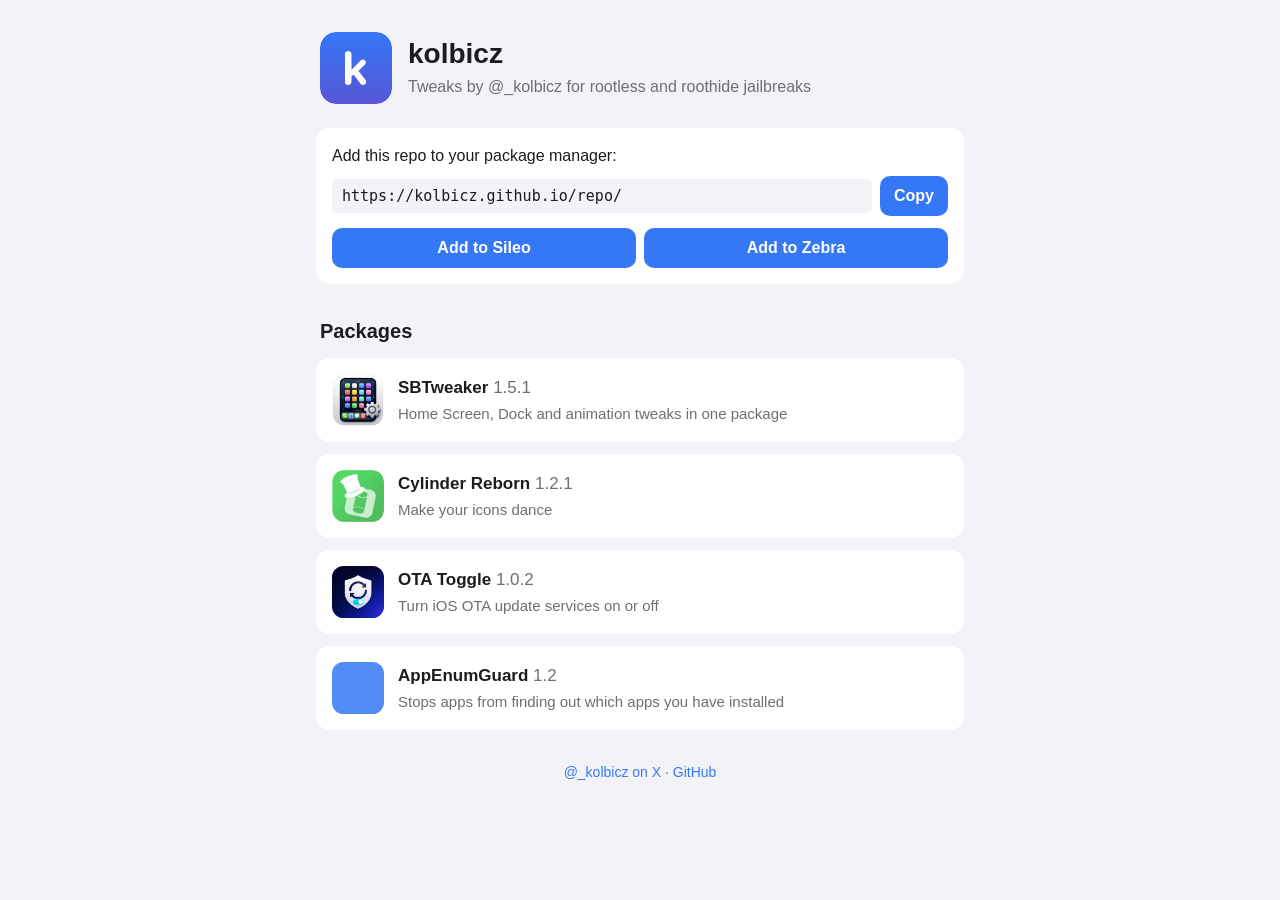
<file: index.html>
<!doctype html>
<html lang="en">
<head>
<meta charset="utf-8">
<meta name="viewport" content="width=device-width, initial-scale=1">
<title>kolbicz repo</title>
<link rel="stylesheet" href="assets/style.css">
<link rel="icon" href="CydiaIcon.png">
</head>
<body>
<main>
<header class="repo">
<img class="icon" src="CydiaIcon.png" alt="">
<div><h1>kolbicz</h1><p class="muted">Tweaks by @_kolbicz for rootless and roothide jailbreaks</p></div>
</header>
<section class="card add">
<p>Add this repo to your package manager:</p>
<div class="url"><code id="url">https://kolbicz.github.io/repo/</code><button type="button" id="copy">Copy</button></div>
<div class="buttons">
<a class="button" href="sileo://source/https://kolbicz.github.io/repo/">Add to Sileo</a>
<a class="button" href="zbra://sources/add/https://kolbicz.github.io/repo/">Add to Zebra</a>
</div>
</section>
<h2>Packages</h2>
<a class="card package" href="depictions/cz.kolbi.sbtweaker.html">
<img class="icon small" src="icons/cz.kolbi.sbtweaker.png" alt="">
<div><h3>SBTweaker <span class="muted">1.5.1</span></h3>
<p class="muted">Home Screen, Dock and animation tweaks in one package</p></div>
</a>
<a class="card package" href="depictions/cz.kolbi.cylinder.html">
<img class="icon small" src="icons/cz.kolbi.cylinder.png" alt="">
<div><h3>Cylinder Reborn <span class="muted">1.2.1</span></h3>
<p class="muted">Make your icons dance</p></div>
</a>
<a class="card package" href="depictions/cz.kolbi.otatoggle.html">
<img class="icon small" src="icons/cz.kolbi.otatoggle.png" alt="">
<div><h3>OTA Toggle <span class="muted">1.0.2</span></h3>
<p class="muted">Turn iOS OTA update services on or off</p></div>
</a>
<a class="card package" href="depictions/cz.kolbi.appenumguard.html">
<div class="icon small placeholder"></div>
<div><h3>AppEnumGuard <span class="muted">1.2</span></h3>
<p class="muted">Stops apps from finding out which apps you have installed</p></div>
</a>
<footer class="muted">
<a href="https://x.com/_kolbicz">@_kolbicz on X</a> · <a href="https://github.com/kolbicz">GitHub</a>
</footer>
<script>
document.getElementById("copy").addEventListener("click", function () {
  var button = this;
  navigator.clipboard.writeText(document.getElementById("url").textContent).then(function () {
    button.textContent = "Copied";
    setTimeout(function () { button.textContent = "Copy"; }, 1500);
  });
});
</script>
</main>
</body>
</html>
</file>
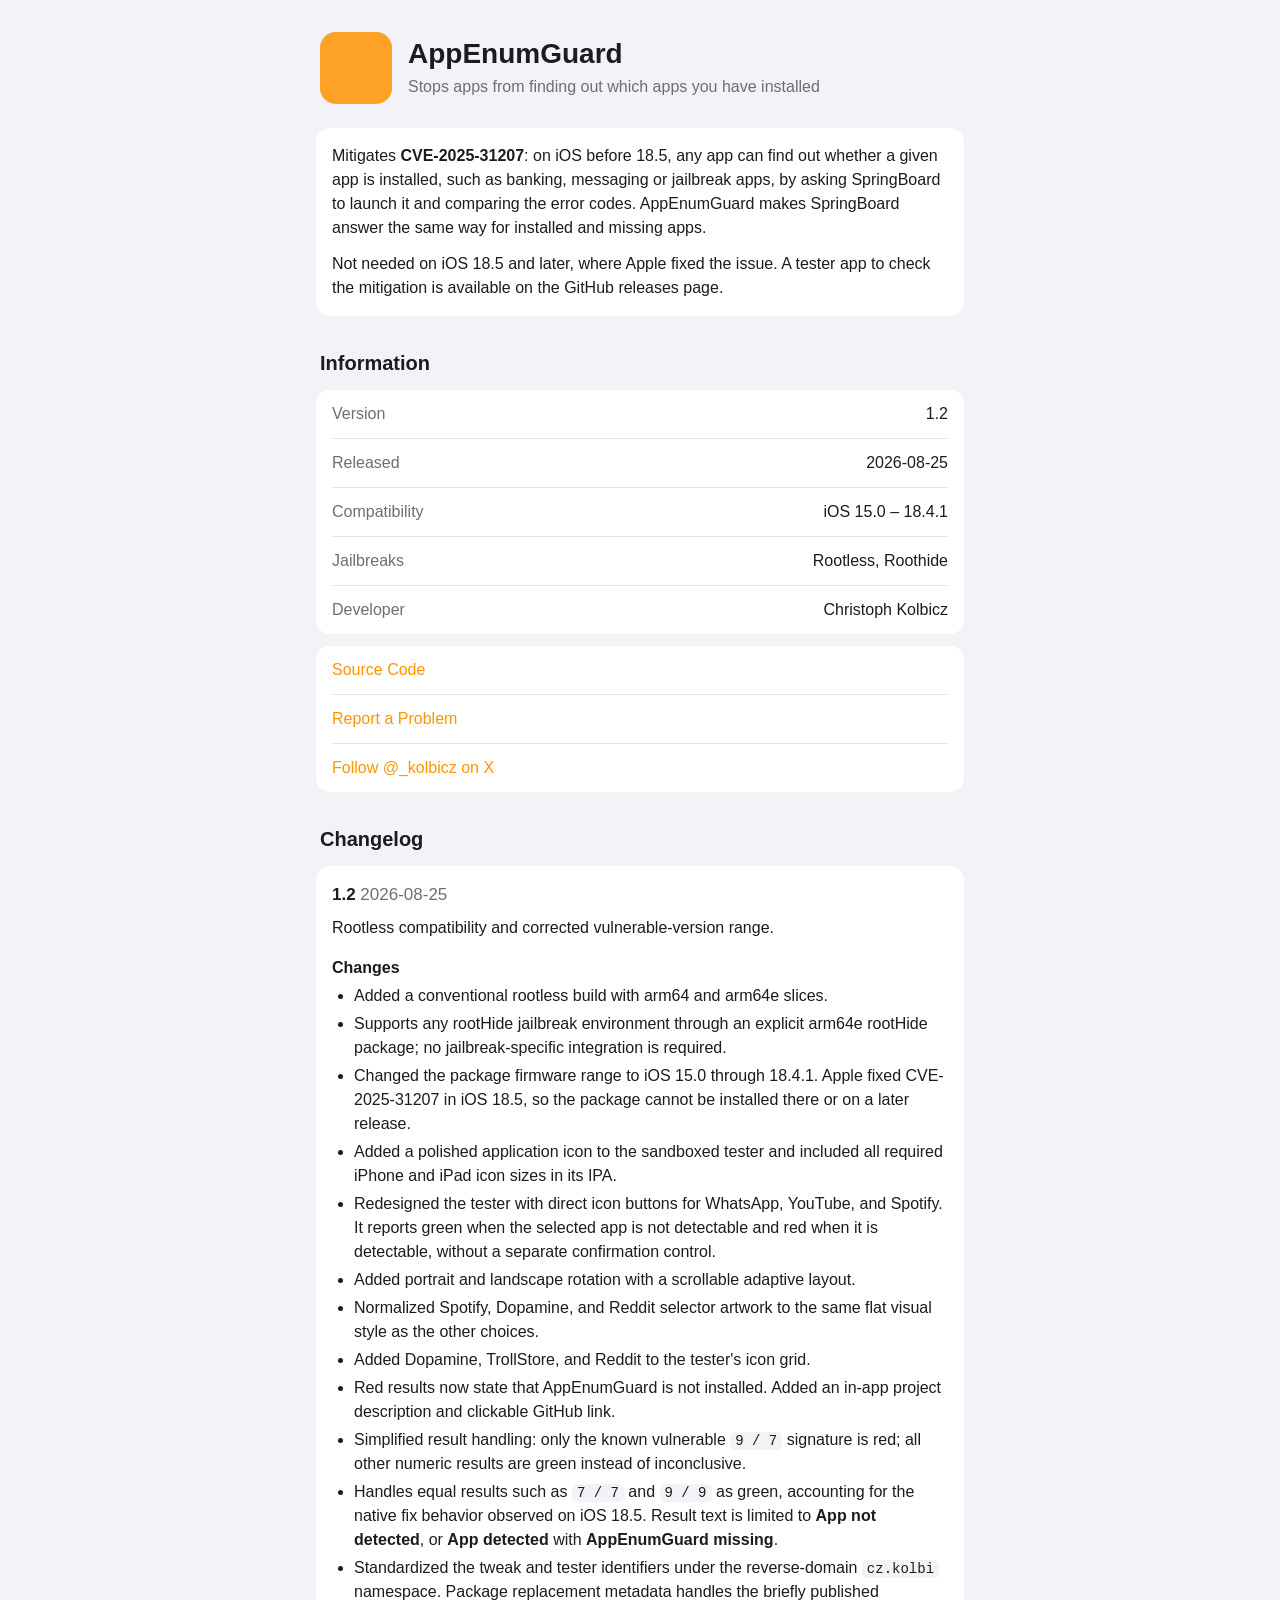
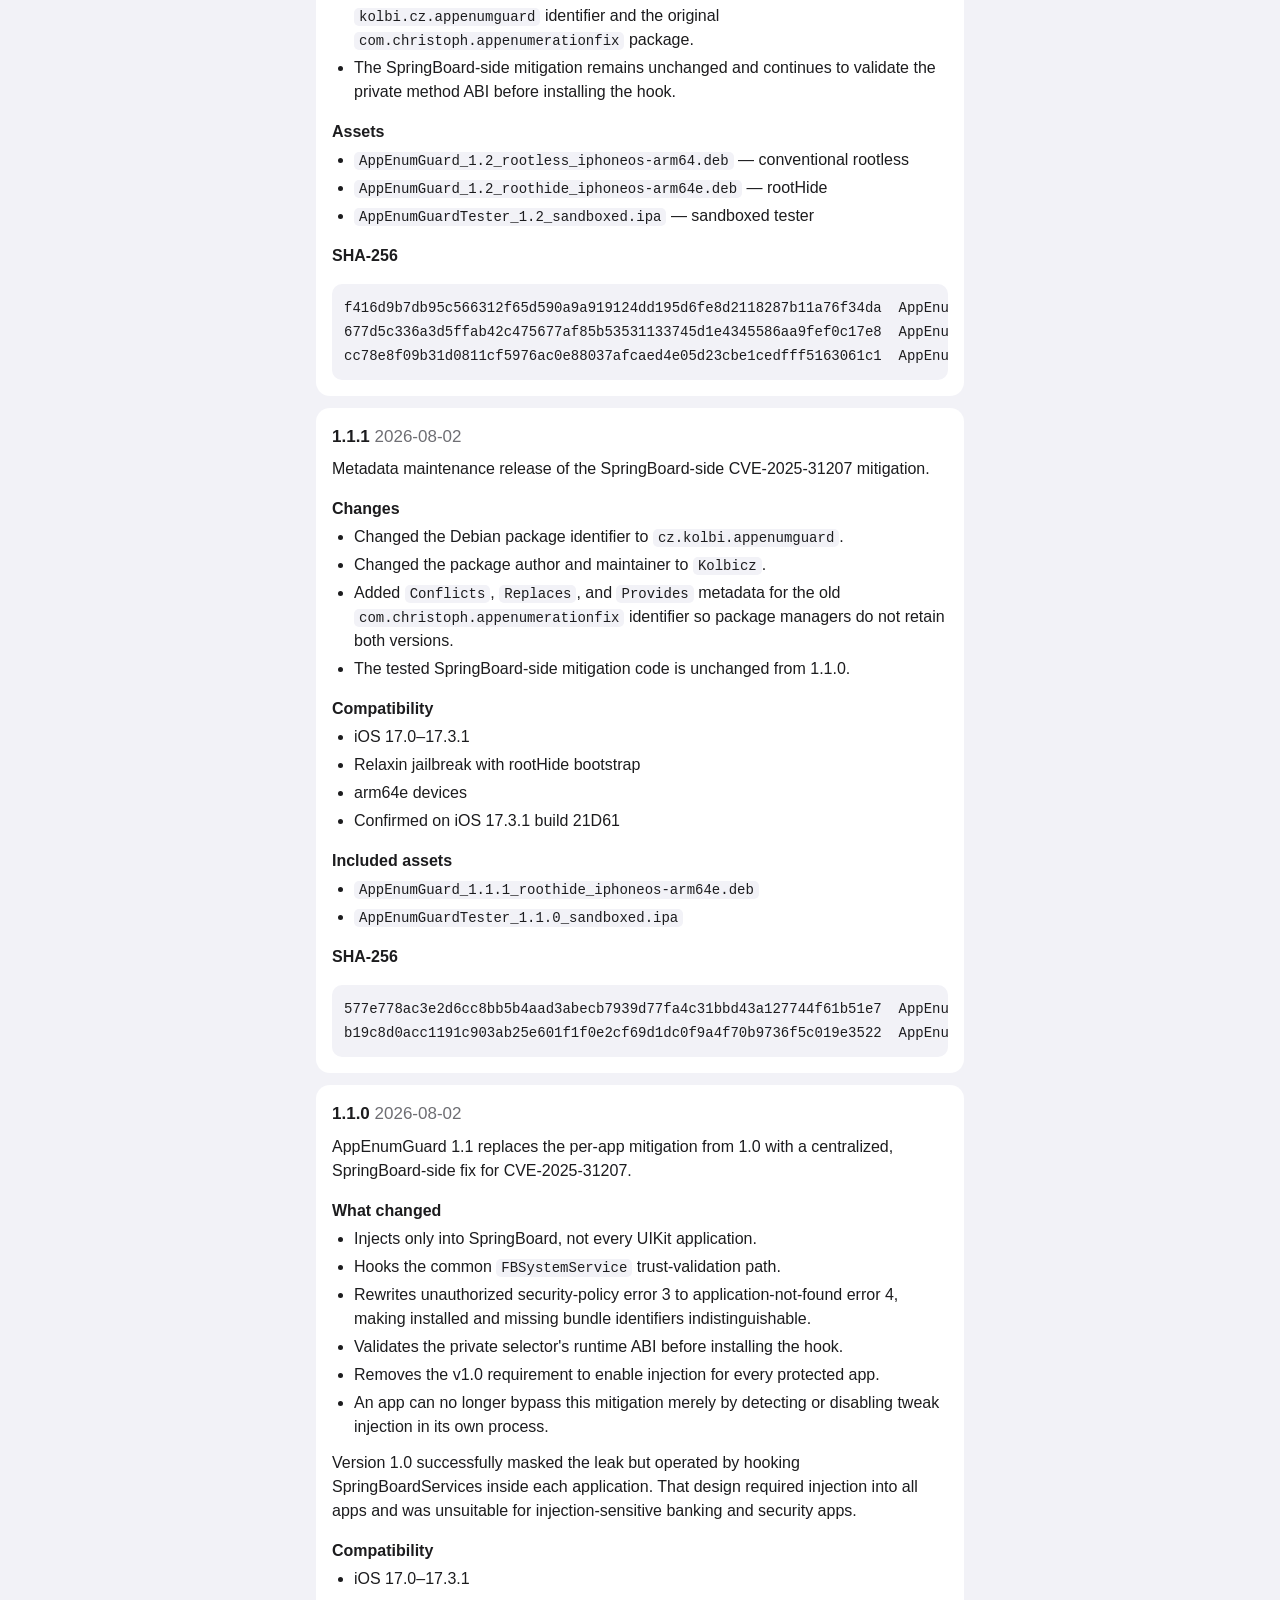
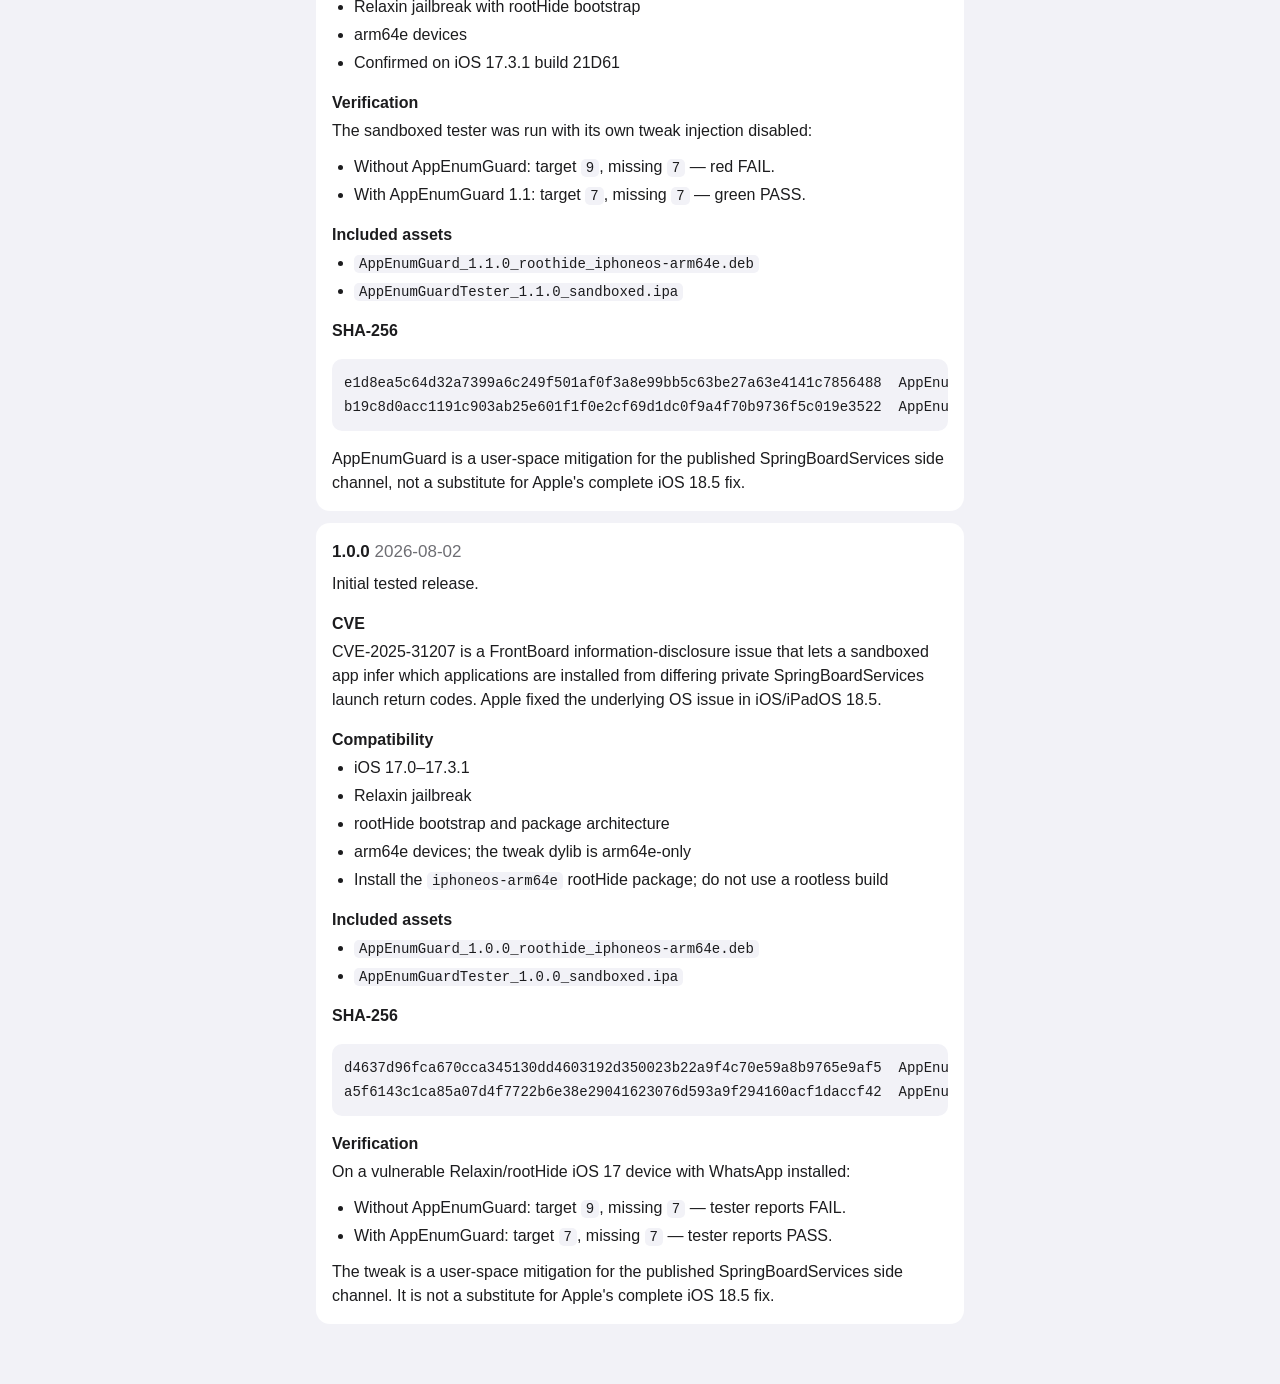
<file: depictions/cz.kolbi.appenumguard.html>
<!doctype html>
<html lang="en">
<head>
<meta charset="utf-8">
<meta name="viewport" content="width=device-width, initial-scale=1">
<title>AppEnumGuard</title>
<link rel="stylesheet" href="../assets/style.css">
<link rel="icon" href="../CydiaIcon.png">
</head>
<body style="--tint: #FF9500">
<main>
<header class="pkg">
<div class="icon placeholder"></div>
<div><h1>AppEnumGuard</h1><p class="muted">Stops apps from finding out which apps you have installed</p></div>
</header>
<section class="card prose"><p>Mitigates <strong>CVE-2025-31207</strong>: on iOS before 18.5, any app can find out whether a given app is installed, such as banking, messaging or jailbreak apps, by asking SpringBoard to launch it and comparing the error codes. AppEnumGuard makes SpringBoard answer the same way for installed and missing apps.</p>
<p>Not needed on iOS 18.5 and later, where Apple fixed the issue. A tester app to check the mitigation is available on the GitHub releases page.</p></section>
<h2>Information</h2>
<section class="card table"><div class="row"><span>Version</span><span>1.2</span></div>
<div class="row"><span>Released</span><span>2026-08-25</span></div>
<div class="row"><span>Compatibility</span><span>iOS 15.0 – 18.4.1</span></div>
<div class="row"><span>Jailbreaks</span><span>Rootless, Roothide</span></div>
<div class="row"><span>Developer</span><span>Christoph Kolbicz</span></div></section>
<section class="card links">
<a href="https://github.com/kolbicz/AppEnumGuard">Source Code</a>
<a href="https://github.com/kolbicz/AppEnumGuard/issues">Report a Problem</a>
<a href="https://x.com/_kolbicz">Follow @_kolbicz on X</a>
</section>
<h2>Changelog</h2><section class="release"><h3>1.2 <span class="muted">2026-08-25</span></h3><p>Rootless compatibility and corrected vulnerable-version range.</p>
<h4>Changes</h4>
<ul>
<li>Added a conventional rootless build with arm64 and arm64e slices.</li>
<li>Supports any rootHide jailbreak environment through an explicit arm64e rootHide package; no jailbreak-specific integration is required.</li>
<li>Changed the package firmware range to iOS 15.0 through 18.4.1. Apple fixed CVE-2025-31207 in iOS 18.5, so the package cannot be installed there or on a later release.</li>
<li>Added a polished application icon to the sandboxed tester and included all required iPhone and iPad icon sizes in its IPA.</li>
<li>Redesigned the tester with direct icon buttons for WhatsApp, YouTube, and Spotify. It reports green when the selected app is not detectable and red when it is detectable, without a separate confirmation control.</li>
<li>Added portrait and landscape rotation with a scrollable adaptive layout.</li>
<li>Normalized Spotify, Dopamine, and Reddit selector artwork to the same flat visual style as the other choices.</li>
<li>Added Dopamine, TrollStore, and Reddit to the tester's icon grid.</li>
<li>Red results now state that AppEnumGuard is not installed. Added an in-app project description and clickable GitHub link.</li>
<li>Simplified result handling: only the known vulnerable <code>9 / 7</code> signature is red; all other numeric results are green instead of inconclusive.</li>
<li>Handles equal results such as <code>7 / 7</code> and <code>9 / 9</code> as green, accounting for the native fix behavior observed on iOS 18.5. Result text is limited to <strong>App not detected</strong>, or <strong>App detected</strong> with <strong>AppEnumGuard missing</strong>.</li>
<li>Standardized the tweak and tester identifiers under the reverse-domain <code>cz.kolbi</code> namespace. Package replacement metadata handles the briefly published <code>kolbi.cz.appenumguard</code> identifier and the original <code>com.christoph.appenumerationfix</code> package.</li>
<li>The SpringBoard-side mitigation remains unchanged and continues to validate the private method ABI before installing the hook.</li>
</ul>
<h4>Assets</h4>
<ul>
<li><code>AppEnumGuard_1.2_rootless_iphoneos-arm64.deb</code> — conventional rootless</li>
<li><code>AppEnumGuard_1.2_roothide_iphoneos-arm64e.deb</code> — rootHide</li>
<li><code>AppEnumGuardTester_1.2_sandboxed.ipa</code> — sandboxed tester</li>
</ul>
<h4>SHA-256</h4>
<pre><code>f416d9b7db95c566312f65d590a9a919124dd195d6fe8d2118287b11a76f34da  AppEnumGuard_1.2_rootless_iphoneos-arm64.deb
677d5c336a3d5ffab42c475677af85b53531133745d1e4345586aa9fef0c17e8  AppEnumGuard_1.2_roothide_iphoneos-arm64e.deb
cc78e8f09b31d0811cf5976ac0e88037afcaed4e05d23cbe1cedfff5163061c1  AppEnumGuardTester_1.2_sandboxed.ipa</code></pre></section>
<section class="release"><h3>1.1.1 <span class="muted">2026-08-02</span></h3><p>Metadata maintenance release of the SpringBoard-side CVE-2025-31207 mitigation.</p>
<h4>Changes</h4>
<ul>
<li>Changed the Debian package identifier to <code>cz.kolbi.appenumguard</code>.</li>
<li>Changed the package author and maintainer to <code>Kolbicz</code>.</li>
<li>Added <code>Conflicts</code>, <code>Replaces</code>, and <code>Provides</code> metadata for the old <code>com.christoph.appenumerationfix</code> identifier so package managers do not retain both versions.</li>
<li>The tested SpringBoard-side mitigation code is unchanged from 1.1.0.</li>
</ul>
<h4>Compatibility</h4>
<ul>
<li>iOS 17.0–17.3.1</li>
<li>Relaxin jailbreak with rootHide bootstrap</li>
<li>arm64e devices</li>
<li>Confirmed on iOS 17.3.1 build 21D61</li>
</ul>
<h4>Included assets</h4>
<ul>
<li><code>AppEnumGuard_1.1.1_roothide_iphoneos-arm64e.deb</code></li>
<li><code>AppEnumGuardTester_1.1.0_sandboxed.ipa</code></li>
</ul>
<h4>SHA-256</h4>
<pre><code>577e778ac3e2d6cc8bb5b4aad3abecb7939d77fa4c31bbd43a127744f61b51e7  AppEnumGuard_1.1.1_roothide_iphoneos-arm64e.deb
b19c8d0acc1191c903ab25e601f1f0e2cf69d1dc0f9a4f70b9736f5c019e3522  AppEnumGuardTester_1.1.0_sandboxed.ipa</code></pre></section>
<section class="release"><h3>1.1.0 <span class="muted">2026-08-02</span></h3><p>AppEnumGuard 1.1 replaces the per-app mitigation from 1.0 with a centralized, SpringBoard-side fix for CVE-2025-31207.</p>
<h4>What changed</h4>
<ul>
<li>Injects only into SpringBoard, not every UIKit application.</li>
<li>Hooks the common <code>FBSystemService</code> trust-validation path.</li>
<li>Rewrites unauthorized security-policy error 3 to application-not-found error 4, making installed and missing bundle identifiers indistinguishable.</li>
<li>Validates the private selector's runtime ABI before installing the hook.</li>
<li>Removes the v1.0 requirement to enable injection for every protected app.</li>
<li>An app can no longer bypass this mitigation merely by detecting or disabling tweak injection in its own process.</li>
</ul>
<p>Version 1.0 successfully masked the leak but operated by hooking SpringBoardServices inside each application. That design required injection into all apps and was unsuitable for injection-sensitive banking and security apps.</p>
<h4>Compatibility</h4>
<ul>
<li>iOS 17.0–17.3.1</li>
<li>Relaxin jailbreak with rootHide bootstrap</li>
<li>arm64e devices</li>
<li>Confirmed on iOS 17.3.1 build 21D61</li>
</ul>
<h4>Verification</h4>
<p>The sandboxed tester was run with its own tweak injection disabled:</p>
<ul>
<li>Without AppEnumGuard: target <code>9</code>, missing <code>7</code> — red FAIL.</li>
<li>With AppEnumGuard 1.1: target <code>7</code>, missing <code>7</code> — green PASS.</li>
</ul>
<h4>Included assets</h4>
<ul>
<li><code>AppEnumGuard_1.1.0_roothide_iphoneos-arm64e.deb</code></li>
<li><code>AppEnumGuardTester_1.1.0_sandboxed.ipa</code></li>
</ul>
<h4>SHA-256</h4>
<pre><code>e1d8ea5c64d32a7399a6c249f501af0f3a8e99bb5c63be27a63e4141c7856488  AppEnumGuard_1.1.0_roothide_iphoneos-arm64e.deb
b19c8d0acc1191c903ab25e601f1f0e2cf69d1dc0f9a4f70b9736f5c019e3522  AppEnumGuardTester_1.1.0_sandboxed.ipa</code></pre>
<p>AppEnumGuard is a user-space mitigation for the published SpringBoardServices side channel, not a substitute for Apple's complete iOS 18.5 fix.</p></section>
<section class="release"><h3>1.0.0 <span class="muted">2026-08-02</span></h3><p>Initial tested release.</p>
<h4>CVE</h4>
<p>CVE-2025-31207 is a FrontBoard information-disclosure issue that lets a sandboxed app infer which applications are installed from differing private SpringBoardServices launch return codes. Apple fixed the underlying OS issue in iOS/iPadOS 18.5.</p>
<h4>Compatibility</h4>
<ul>
<li>iOS 17.0–17.3.1</li>
<li>Relaxin jailbreak</li>
<li>rootHide bootstrap and package architecture</li>
<li>arm64e devices; the tweak dylib is arm64e-only</li>
<li>Install the <code>iphoneos-arm64e</code> rootHide package; do not use a rootless build</li>
</ul>
<h4>Included assets</h4>
<ul>
<li><code>AppEnumGuard_1.0.0_roothide_iphoneos-arm64e.deb</code></li>
<li><code>AppEnumGuardTester_1.0.0_sandboxed.ipa</code></li>
</ul>
<h4>SHA-256</h4>
<pre><code>d4637d96fca670cca345130dd4603192d350023b22a9f4c70e59a8b9765e9af5  AppEnumGuard_1.0.0_roothide_iphoneos-arm64e.deb
a5f6143c1ca85a07d4f7722b6e38e29041623076d593a9f294160acf1daccf42  AppEnumGuardTester_1.0.0_sandboxed.ipa</code></pre>
<h4>Verification</h4>
<p>On a vulnerable Relaxin/rootHide iOS 17 device with WhatsApp installed:</p>
<ul>
<li>Without AppEnumGuard: target <code>9</code>, missing <code>7</code> — tester reports FAIL.</li>
<li>With AppEnumGuard: target <code>7</code>, missing <code>7</code> — tester reports PASS.</li>
</ul>
<p>The tweak is a user-space mitigation for the published SpringBoardServices side channel. It is not a substitute for Apple's complete iOS 18.5 fix.</p></section>
</main>
</body>
</html>
</file>
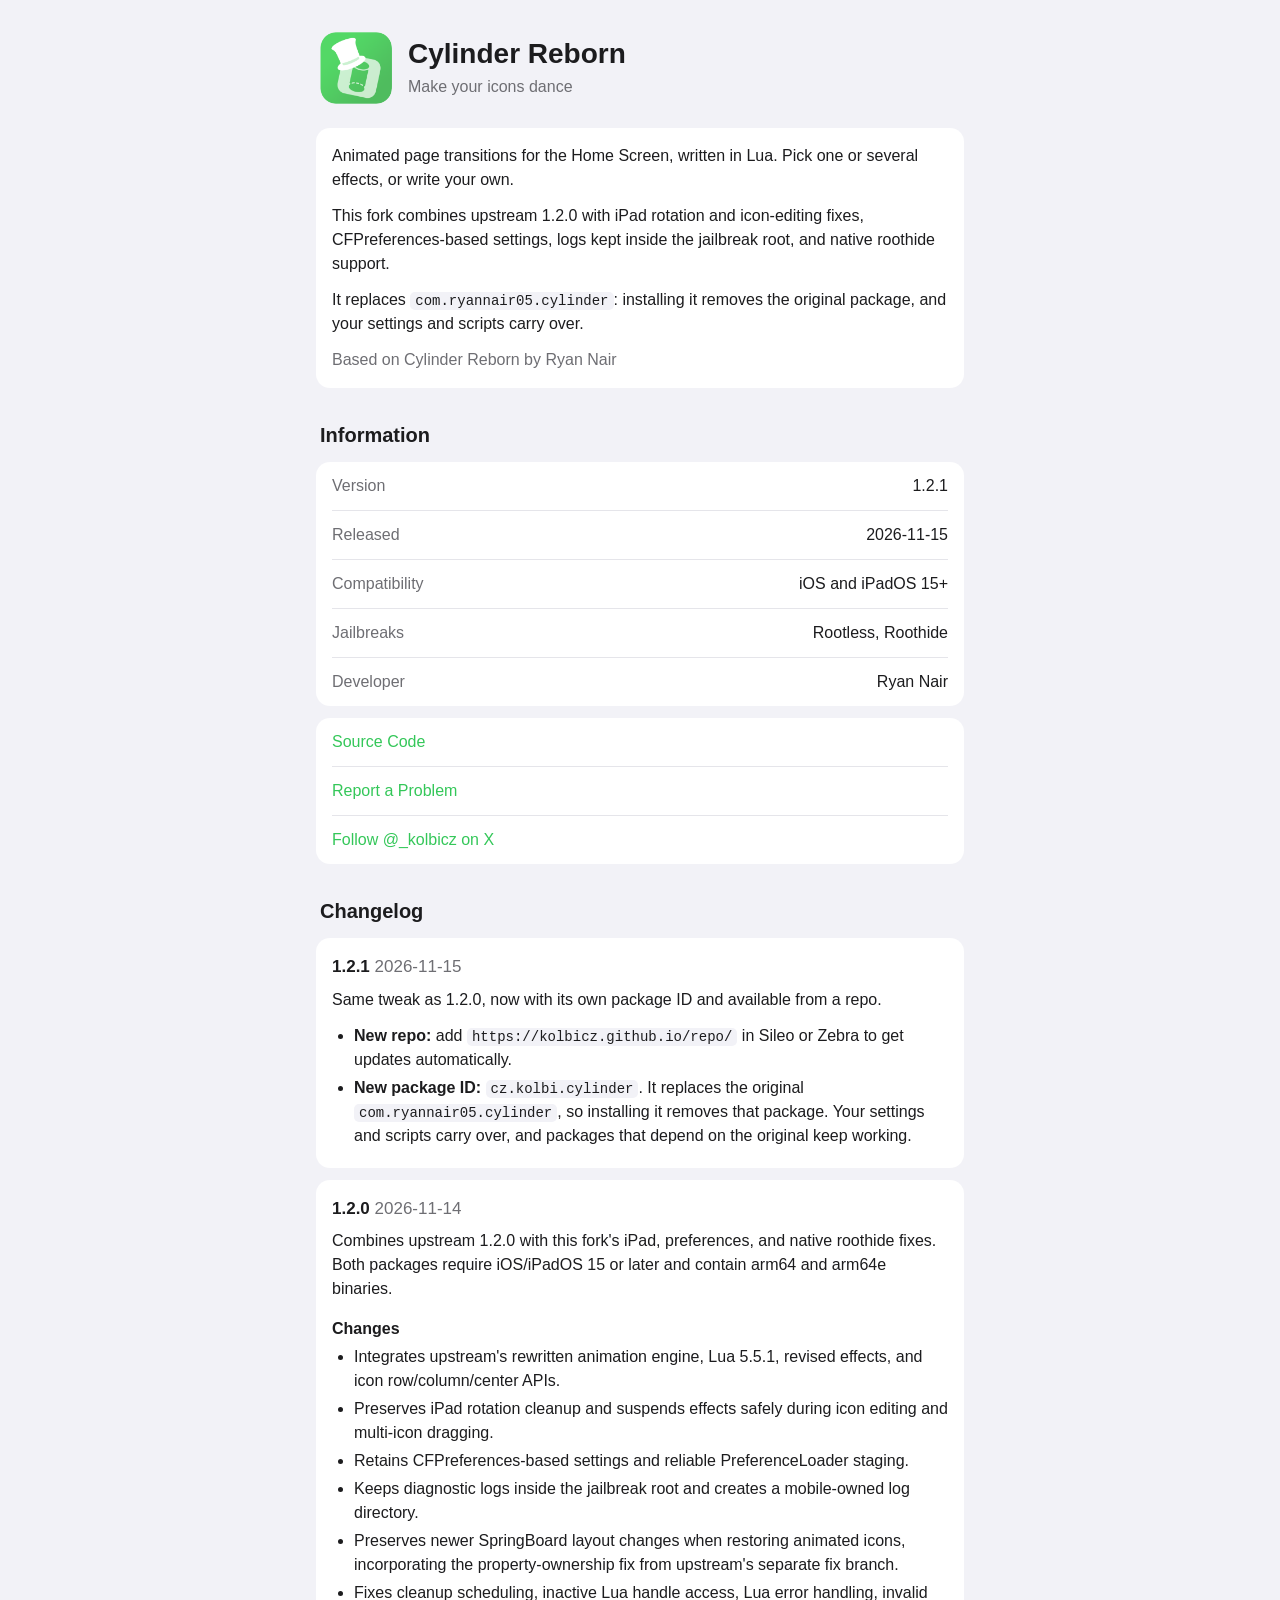
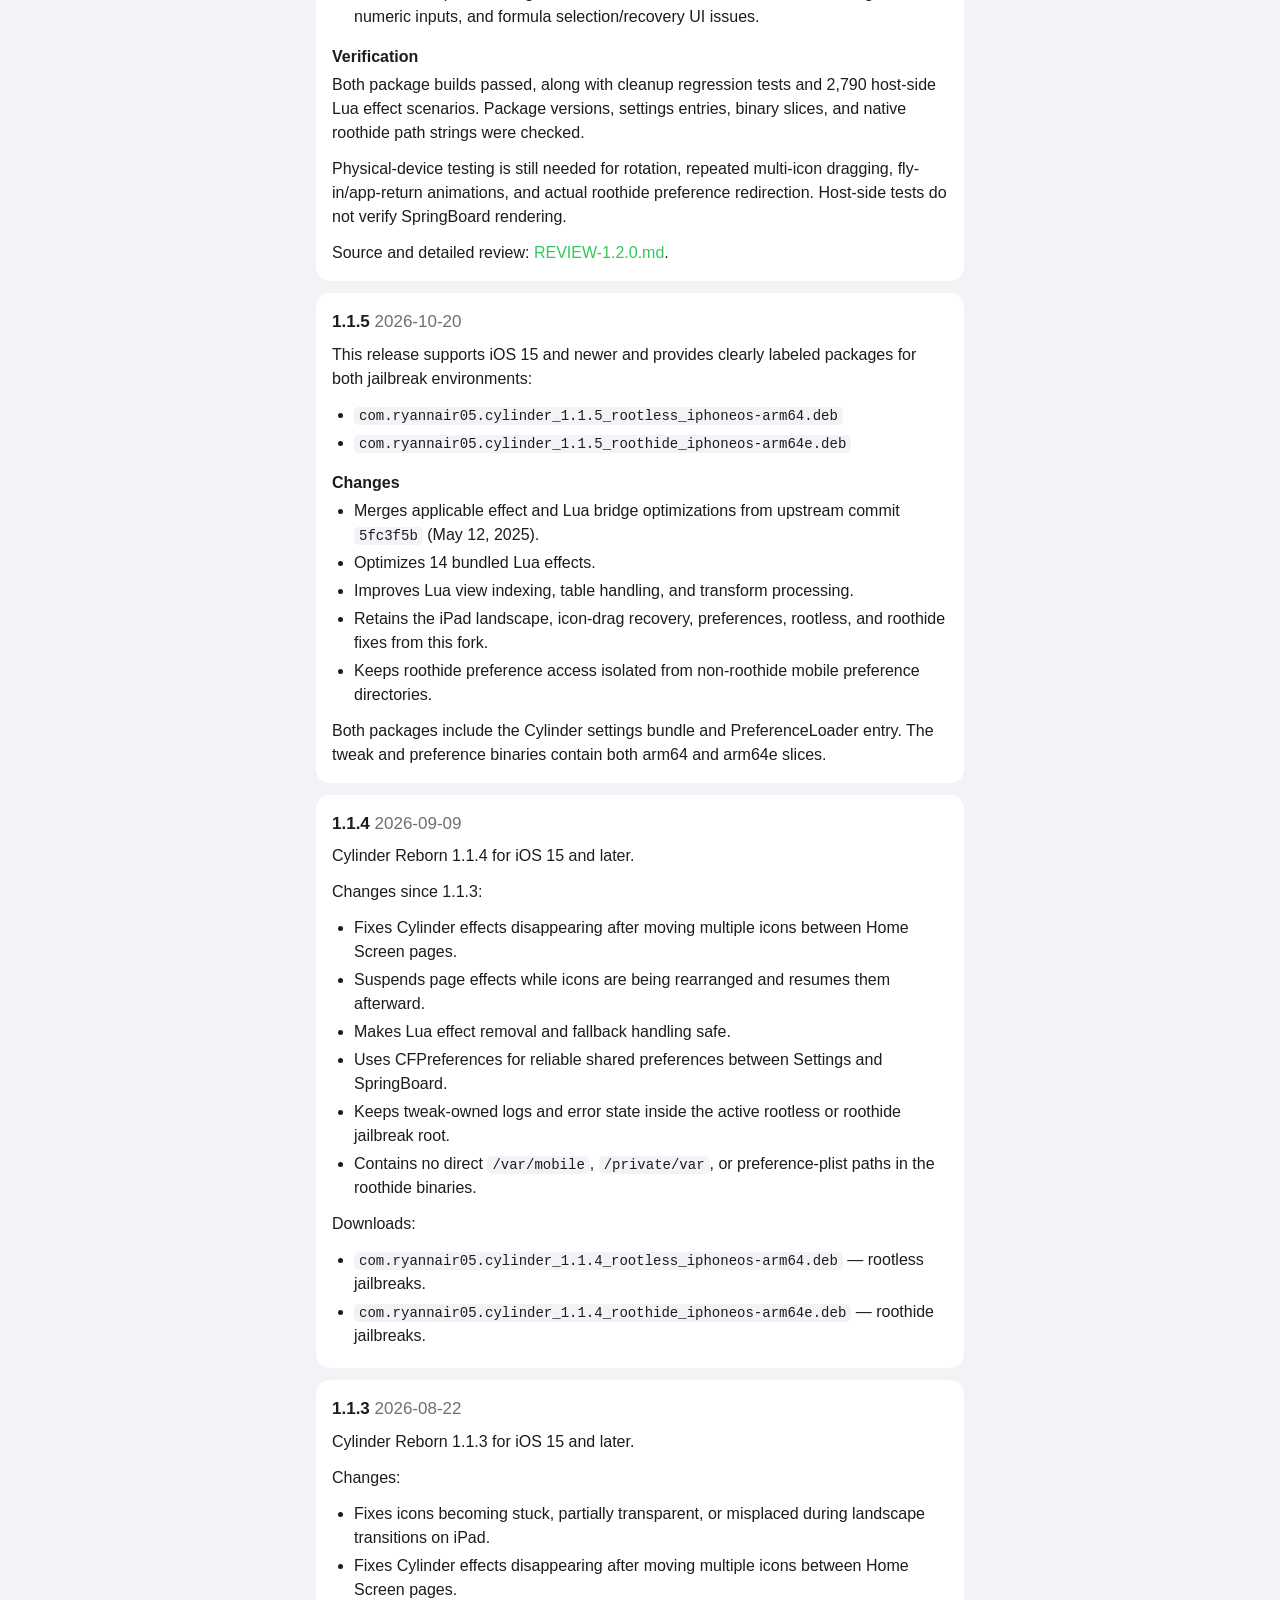
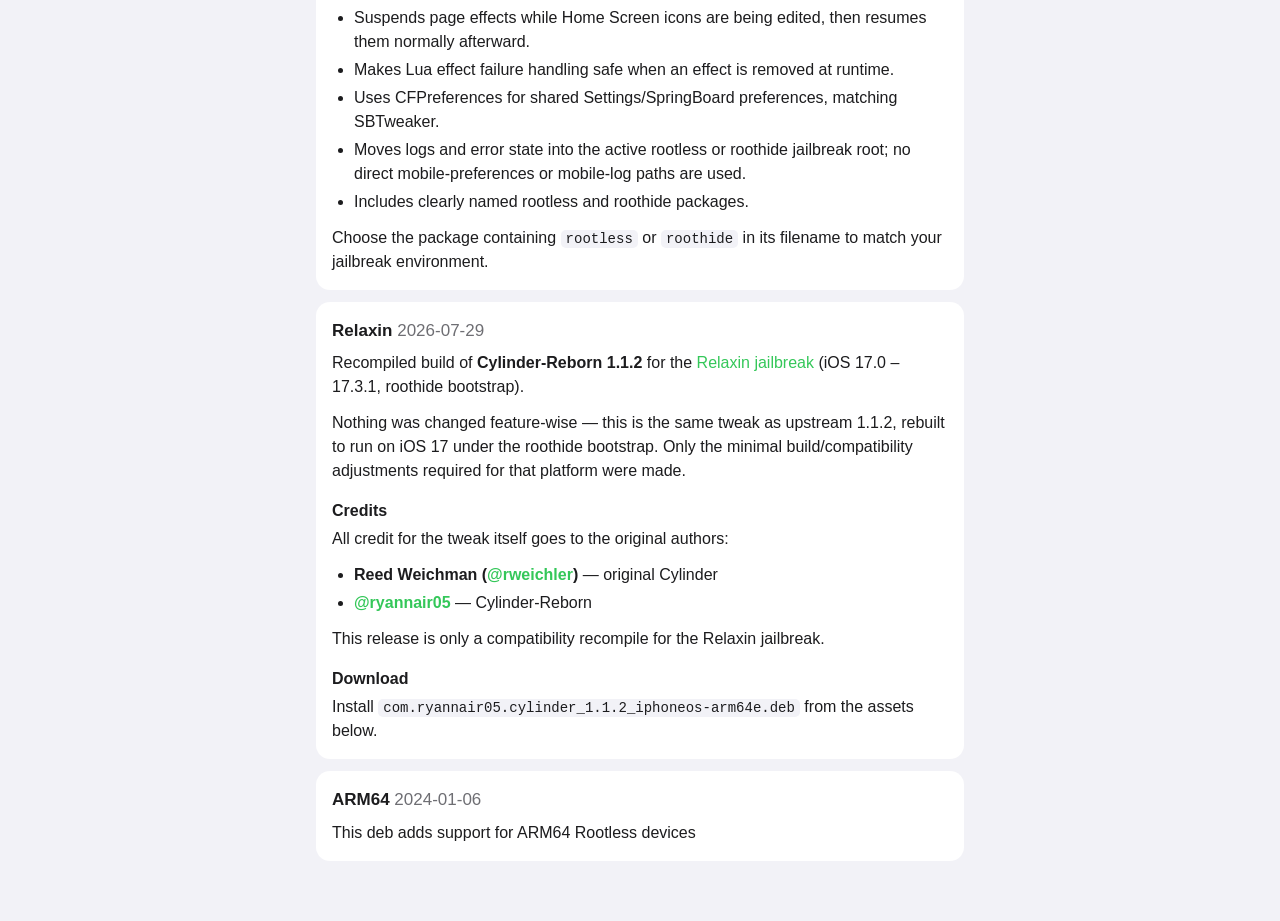
<file: depictions/cz.kolbi.cylinder.html>
<!doctype html>
<html lang="en">
<head>
<meta charset="utf-8">
<meta name="viewport" content="width=device-width, initial-scale=1">
<title>Cylinder Reborn</title>
<link rel="stylesheet" href="../assets/style.css">
<link rel="icon" href="../CydiaIcon.png">
</head>
<body style="--tint: #34C759">
<main>
<header class="pkg">
<img class="icon" src="../icons/cz.kolbi.cylinder.png" alt="">
<div><h1>Cylinder Reborn</h1><p class="muted">Make your icons dance</p></div>
</header>
<section class="card prose"><p>Animated page transitions for the Home Screen, written in Lua. Pick one or several effects, or write your own.</p>
<p>This fork combines upstream 1.2.0 with iPad rotation and icon-editing fixes, CFPreferences-based settings, logs kept inside the jailbreak root, and native roothide support.</p>
<p>It replaces <code>com.ryannair05.cylinder</code>: installing it removes the original package, and your settings and scripts carry over.</p><p class="muted">Based on Cylinder Reborn by Ryan Nair</p></section>
<h2>Information</h2>
<section class="card table"><div class="row"><span>Version</span><span>1.2.1</span></div>
<div class="row"><span>Released</span><span>2026-11-15</span></div>
<div class="row"><span>Compatibility</span><span>iOS and iPadOS 15+</span></div>
<div class="row"><span>Jailbreaks</span><span>Rootless, Roothide</span></div>
<div class="row"><span>Developer</span><span>Ryan Nair</span></div></section>
<section class="card links">
<a href="https://github.com/kolbicz/Cylinder-Reborn">Source Code</a>
<a href="https://github.com/kolbicz/Cylinder-Reborn/issues">Report a Problem</a>
<a href="https://x.com/_kolbicz">Follow @_kolbicz on X</a>
</section>
<h2>Changelog</h2><section class="release"><h3>1.2.1 <span class="muted">2026-11-15</span></h3><p>Same tweak as 1.2.0, now with its own package ID and available from a repo.</p>
<ul>
<li><strong>New repo:</strong> add <code>https://kolbicz.github.io/repo/</code> in Sileo or Zebra to get updates automatically.</li>
<li><strong>New package ID:</strong> <code>cz.kolbi.cylinder</code>. It replaces the original <code>com.ryannair05.cylinder</code>, so installing it removes that package. Your settings and scripts carry over, and packages that depend on the original keep working.</li>
</ul></section>
<section class="release"><h3>1.2.0 <span class="muted">2026-11-14</span></h3><p>Combines upstream 1.2.0 with this fork's iPad, preferences, and native roothide fixes. Both packages require iOS/iPadOS 15 or later and contain arm64 and arm64e binaries.</p>
<h5>Changes</h5>
<ul>
<li>Integrates upstream's rewritten animation engine, Lua 5.5.1, revised effects, and icon row/column/center APIs.</li>
<li>Preserves iPad rotation cleanup and suspends effects safely during icon editing and multi-icon dragging.</li>
<li>Retains CFPreferences-based settings and reliable PreferenceLoader staging.</li>
<li>Keeps diagnostic logs inside the jailbreak root and creates a mobile-owned log directory.</li>
<li>Preserves newer SpringBoard layout changes when restoring animated icons, incorporating the property-ownership fix from upstream's separate fix branch.</li>
<li>Fixes cleanup scheduling, inactive Lua handle access, Lua error handling, invalid numeric inputs, and formula selection/recovery UI issues.</li>
</ul>
<h5>Verification</h5>
<p>Both package builds passed, along with cleanup regression tests and 2,790 host-side Lua effect scenarios. Package versions, settings entries, binary slices, and native roothide path strings were checked.</p>
<p>Physical-device testing is still needed for rotation, repeated multi-icon dragging, fly-in/app-return animations, and actual roothide preference redirection. Host-side tests do not verify SpringBoard rendering.</p>
<p>Source and detailed review: <a href="https://github.com/kolbicz/Cylinder-Reborn/blob/master/REVIEW-1.2.0.md">REVIEW-1.2.0.md</a>.</p></section>
<section class="release"><h3>1.1.5 <span class="muted">2026-10-20</span></h3><p>This release supports iOS 15 and newer and provides clearly labeled packages for both jailbreak environments:</p>
<ul>
<li><code>com.ryannair05.cylinder_1.1.5_rootless_iphoneos-arm64.deb</code></li>
<li><code>com.ryannair05.cylinder_1.1.5_roothide_iphoneos-arm64e.deb</code></li>
</ul>
<h5>Changes</h5>
<ul>
<li>Merges applicable effect and Lua bridge optimizations from upstream commit <code>5fc3f5b</code> (May 12, 2025).</li>
<li>Optimizes 14 bundled Lua effects.</li>
<li>Improves Lua view indexing, table handling, and transform processing.</li>
<li>Retains the iPad landscape, icon-drag recovery, preferences, rootless, and roothide fixes from this fork.</li>
<li>Keeps roothide preference access isolated from non-roothide mobile preference directories.</li>
</ul>
<p>Both packages include the Cylinder settings bundle and PreferenceLoader entry. The tweak and preference binaries contain both arm64 and arm64e slices.</p></section>
<section class="release"><h3>1.1.4 <span class="muted">2026-09-09</span></h3><p>Cylinder Reborn 1.1.4 for iOS 15 and later.</p>
<p>Changes since 1.1.3:</p>
<ul>
<li>Fixes Cylinder effects disappearing after moving multiple icons between Home Screen pages.</li>
<li>Suspends page effects while icons are being rearranged and resumes them afterward.</li>
<li>Makes Lua effect removal and fallback handling safe.</li>
<li>Uses CFPreferences for reliable shared preferences between Settings and SpringBoard.</li>
<li>Keeps tweak-owned logs and error state inside the active rootless or roothide jailbreak root.</li>
<li>Contains no direct <code>/var/mobile</code>, <code>/private/var</code>, or preference-plist paths in the roothide binaries.</li>
</ul>
<p>Downloads:</p>
<ul>
<li><code>com.ryannair05.cylinder_1.1.4_rootless_iphoneos-arm64.deb</code> — rootless jailbreaks.</li>
<li><code>com.ryannair05.cylinder_1.1.4_roothide_iphoneos-arm64e.deb</code> — roothide jailbreaks.</li>
</ul></section>
<section class="release"><h3>1.1.3 <span class="muted">2026-08-22</span></h3><p>Cylinder Reborn 1.1.3 for iOS 15 and later.</p>
<p>Changes:</p>
<ul>
<li>Fixes icons becoming stuck, partially transparent, or misplaced during landscape transitions on iPad.</li>
<li>Fixes Cylinder effects disappearing after moving multiple icons between Home Screen pages.</li>
<li>Suspends page effects while Home Screen icons are being edited, then resumes them normally afterward.</li>
<li>Makes Lua effect failure handling safe when an effect is removed at runtime.</li>
<li>Uses CFPreferences for shared Settings/SpringBoard preferences, matching SBTweaker.</li>
<li>Moves logs and error state into the active rootless or roothide jailbreak root; no direct mobile-preferences or mobile-log paths are used.</li>
<li>Includes clearly named rootless and roothide packages.</li>
</ul>
<p>Choose the package containing <code>rootless</code> or <code>roothide</code> in its filename to match your jailbreak environment.</p></section>
<section class="release"><h3>Relaxin <span class="muted">2026-07-29</span></h3><p>Recompiled build of <strong>Cylinder-Reborn 1.1.2</strong> for the <a href="https://relaxin.owngoal.dev/">Relaxin jailbreak</a> (iOS 17.0 – 17.3.1, roothide bootstrap).</p>
<p>Nothing was changed feature-wise — this is the same tweak as upstream 1.1.2, rebuilt to run on iOS 17 under the roothide bootstrap. Only the minimal build/compatibility adjustments required for that platform were made.</p>
<h4>Credits</h4>
<p>All credit for the tweak itself goes to the original authors:</p>
<ul>
<li><strong>Reed Weichman (<a href="https://github.com/rweichler">@rweichler</a>)</strong> — original Cylinder</li>
<li><strong><a href="https://github.com/ryannair05/Cylinder-Reborn">@ryannair05</a></strong> — Cylinder-Reborn</li>
</ul>
<p>This release is only a compatibility recompile for the Relaxin jailbreak.</p>
<h4>Download</h4>
<p>Install <code>com.ryannair05.cylinder_1.1.2_iphoneos-arm64e.deb</code> from the assets below.</p></section>
<section class="release"><h3>ARM64 <span class="muted">2024-01-06</span></h3><p>This deb adds support for ARM64 Rootless devices</p></section>
</main>
</body>
</html>
</file>
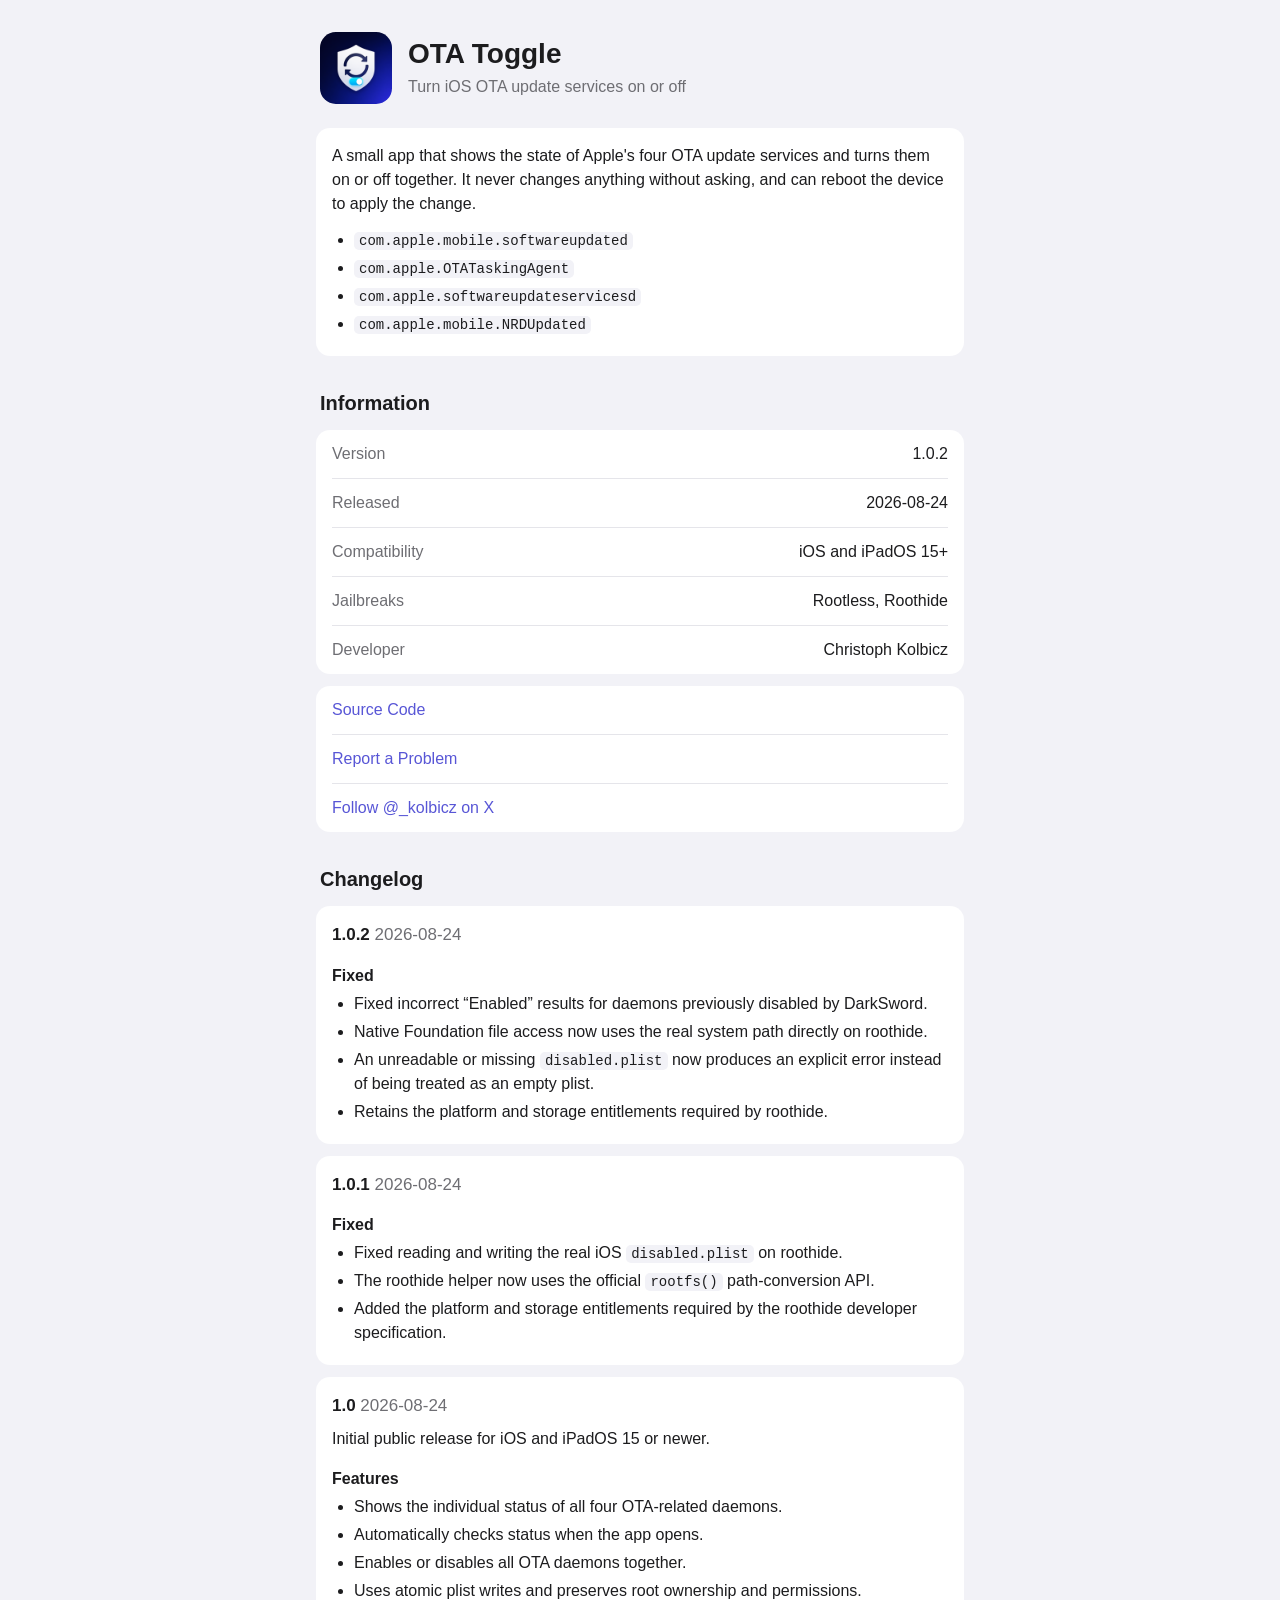
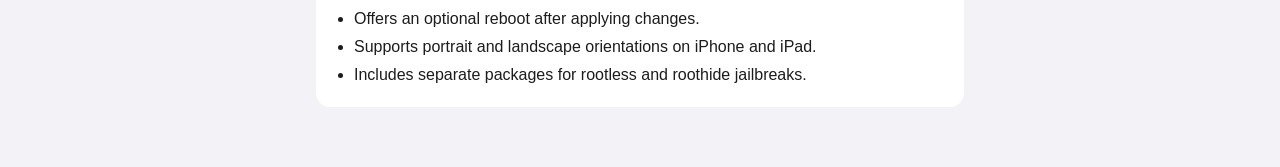
<file: depictions/cz.kolbi.otatoggle.html>
<!doctype html>
<html lang="en">
<head>
<meta charset="utf-8">
<meta name="viewport" content="width=device-width, initial-scale=1">
<title>OTA Toggle</title>
<link rel="stylesheet" href="../assets/style.css">
<link rel="icon" href="../CydiaIcon.png">
</head>
<body style="--tint: #5856D6">
<main>
<header class="pkg">
<img class="icon" src="../icons/cz.kolbi.otatoggle.png" alt="">
<div><h1>OTA Toggle</h1><p class="muted">Turn iOS OTA update services on or off</p></div>
</header>
<section class="card prose"><p>A small app that shows the state of Apple's four OTA update services and turns them on or off together. It never changes anything without asking, and can reboot the device to apply the change.</p>
<ul>
<li><code>com.apple.mobile.softwareupdated</code></li>
<li><code>com.apple.OTATaskingAgent</code></li>
<li><code>com.apple.softwareupdateservicesd</code></li>
<li><code>com.apple.mobile.NRDUpdated</code></li>
</ul></section>
<h2>Information</h2>
<section class="card table"><div class="row"><span>Version</span><span>1.0.2</span></div>
<div class="row"><span>Released</span><span>2026-08-24</span></div>
<div class="row"><span>Compatibility</span><span>iOS and iPadOS 15+</span></div>
<div class="row"><span>Jailbreaks</span><span>Rootless, Roothide</span></div>
<div class="row"><span>Developer</span><span>Christoph Kolbicz</span></div></section>
<section class="card links">
<a href="https://github.com/kolbicz/OTAToggle">Source Code</a>
<a href="https://github.com/kolbicz/OTAToggle/issues">Report a Problem</a>
<a href="https://x.com/_kolbicz">Follow @_kolbicz on X</a>
</section>
<h2>Changelog</h2><section class="release"><h3>1.0.2 <span class="muted">2026-08-24</span></h3><h5>Fixed</h5>
<ul>
<li>Fixed incorrect “Enabled” results for daemons previously disabled by DarkSword.</li>
<li>Native Foundation file access now uses the real system path directly on roothide.</li>
<li>An unreadable or missing <code>disabled.plist</code> now produces an explicit error instead of being treated as an empty plist.</li>
<li>Retains the platform and storage entitlements required by roothide.</li>
</ul></section>
<section class="release"><h3>1.0.1 <span class="muted">2026-08-24</span></h3><h5>Fixed</h5>
<ul>
<li>Fixed reading and writing the real iOS <code>disabled.plist</code> on roothide.</li>
<li>The roothide helper now uses the official <code>rootfs()</code> path-conversion API.</li>
<li>Added the platform and storage entitlements required by the roothide developer specification.</li>
</ul></section>
<section class="release"><h3>1.0 <span class="muted">2026-08-24</span></h3><p>Initial public release for iOS and iPadOS 15 or newer.</p>
<h5>Features</h5>
<ul>
<li>Shows the individual status of all four OTA-related daemons.</li>
<li>Automatically checks status when the app opens.</li>
<li>Enables or disables all OTA daemons together.</li>
<li>Uses atomic plist writes and preserves root ownership and permissions.</li>
<li>Offers an optional reboot after applying changes.</li>
<li>Supports portrait and landscape orientations on iPhone and iPad.</li>
<li>Includes separate packages for rootless and roothide jailbreaks.</li>
</ul></section>
</main>
</body>
</html>
</file>
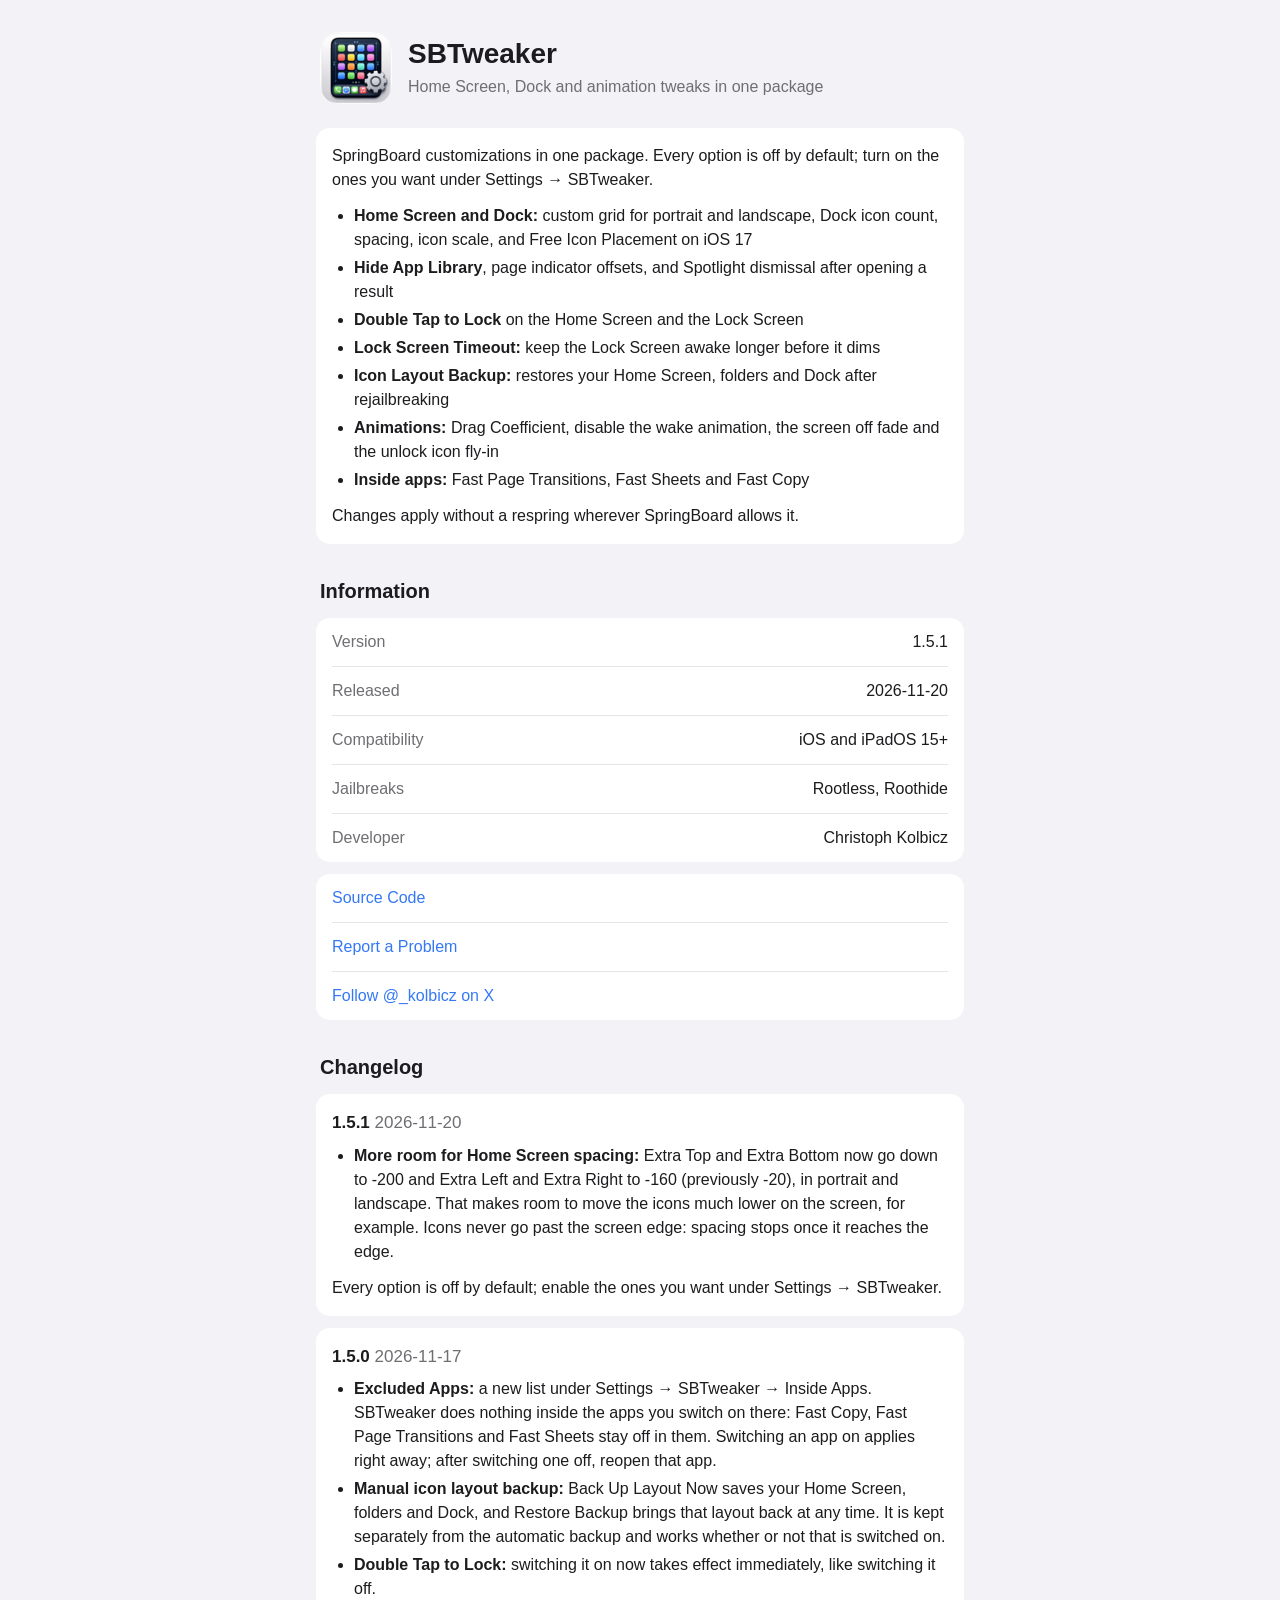
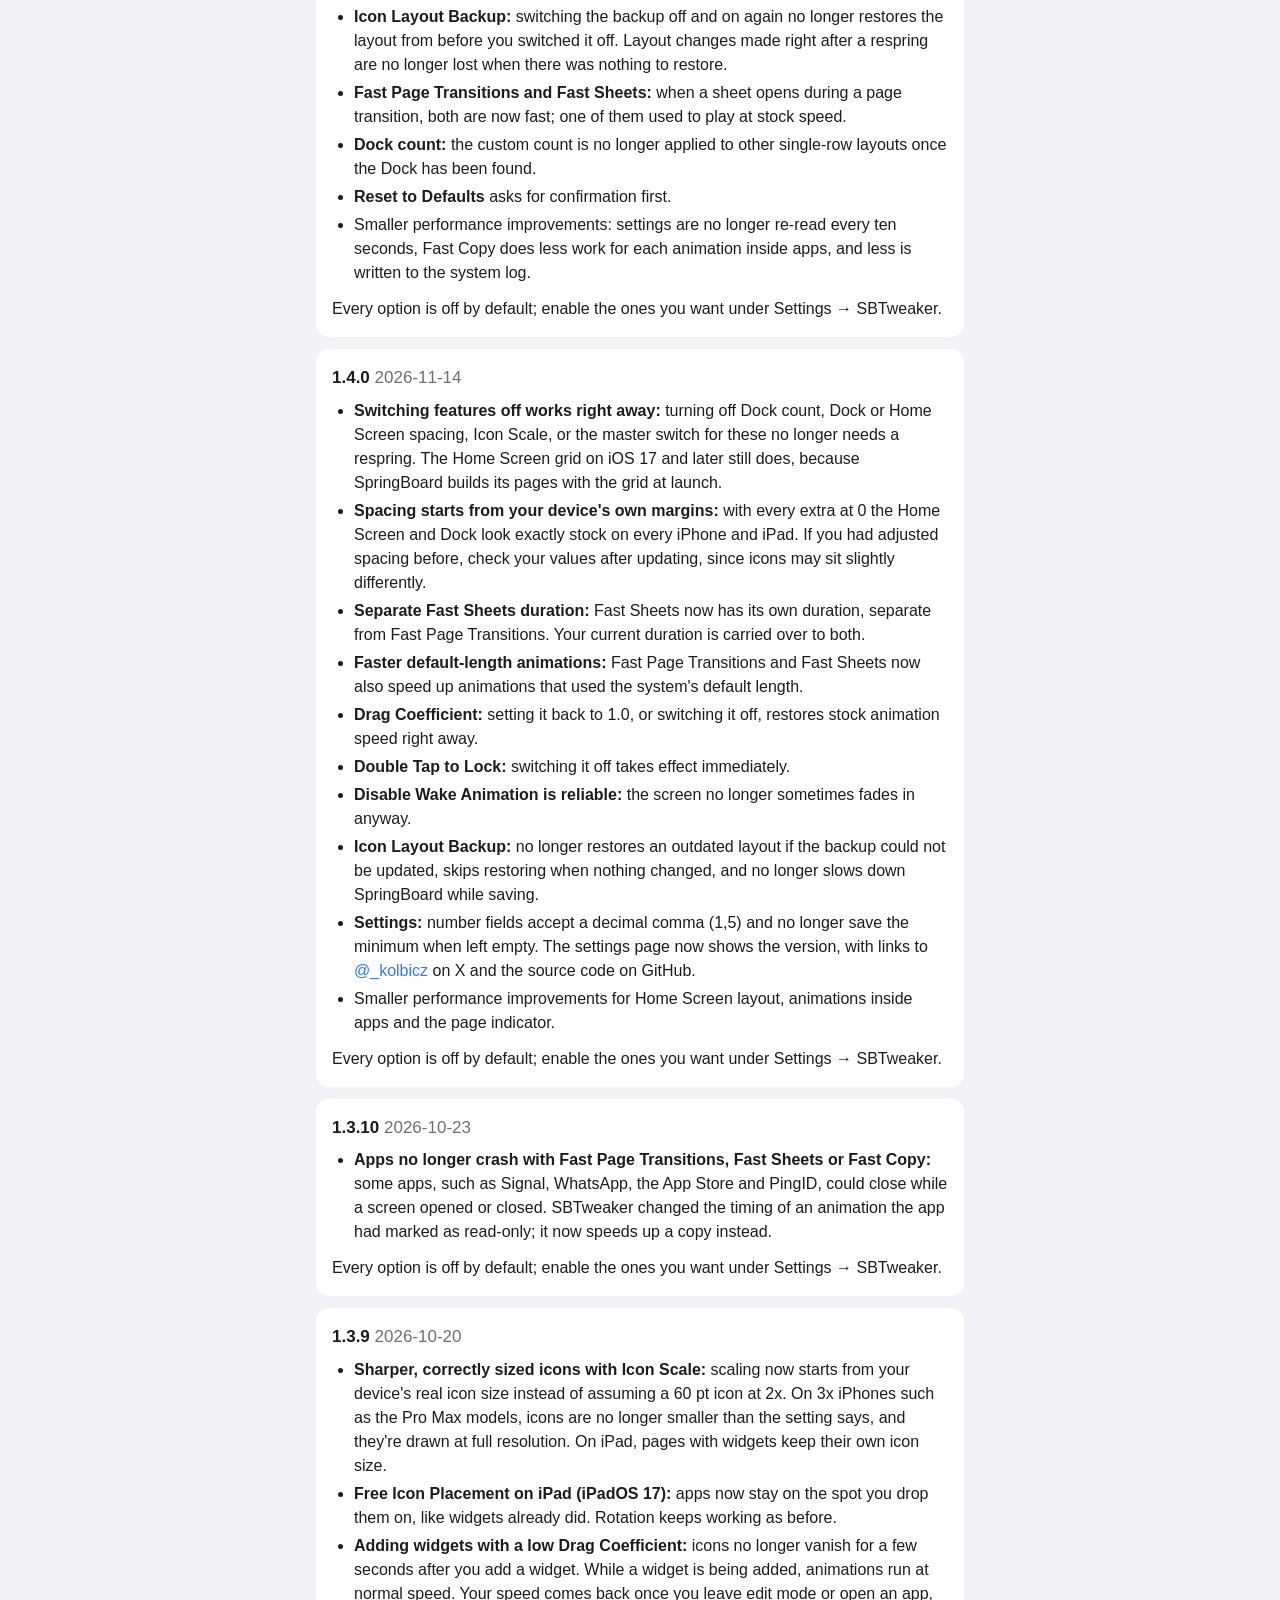
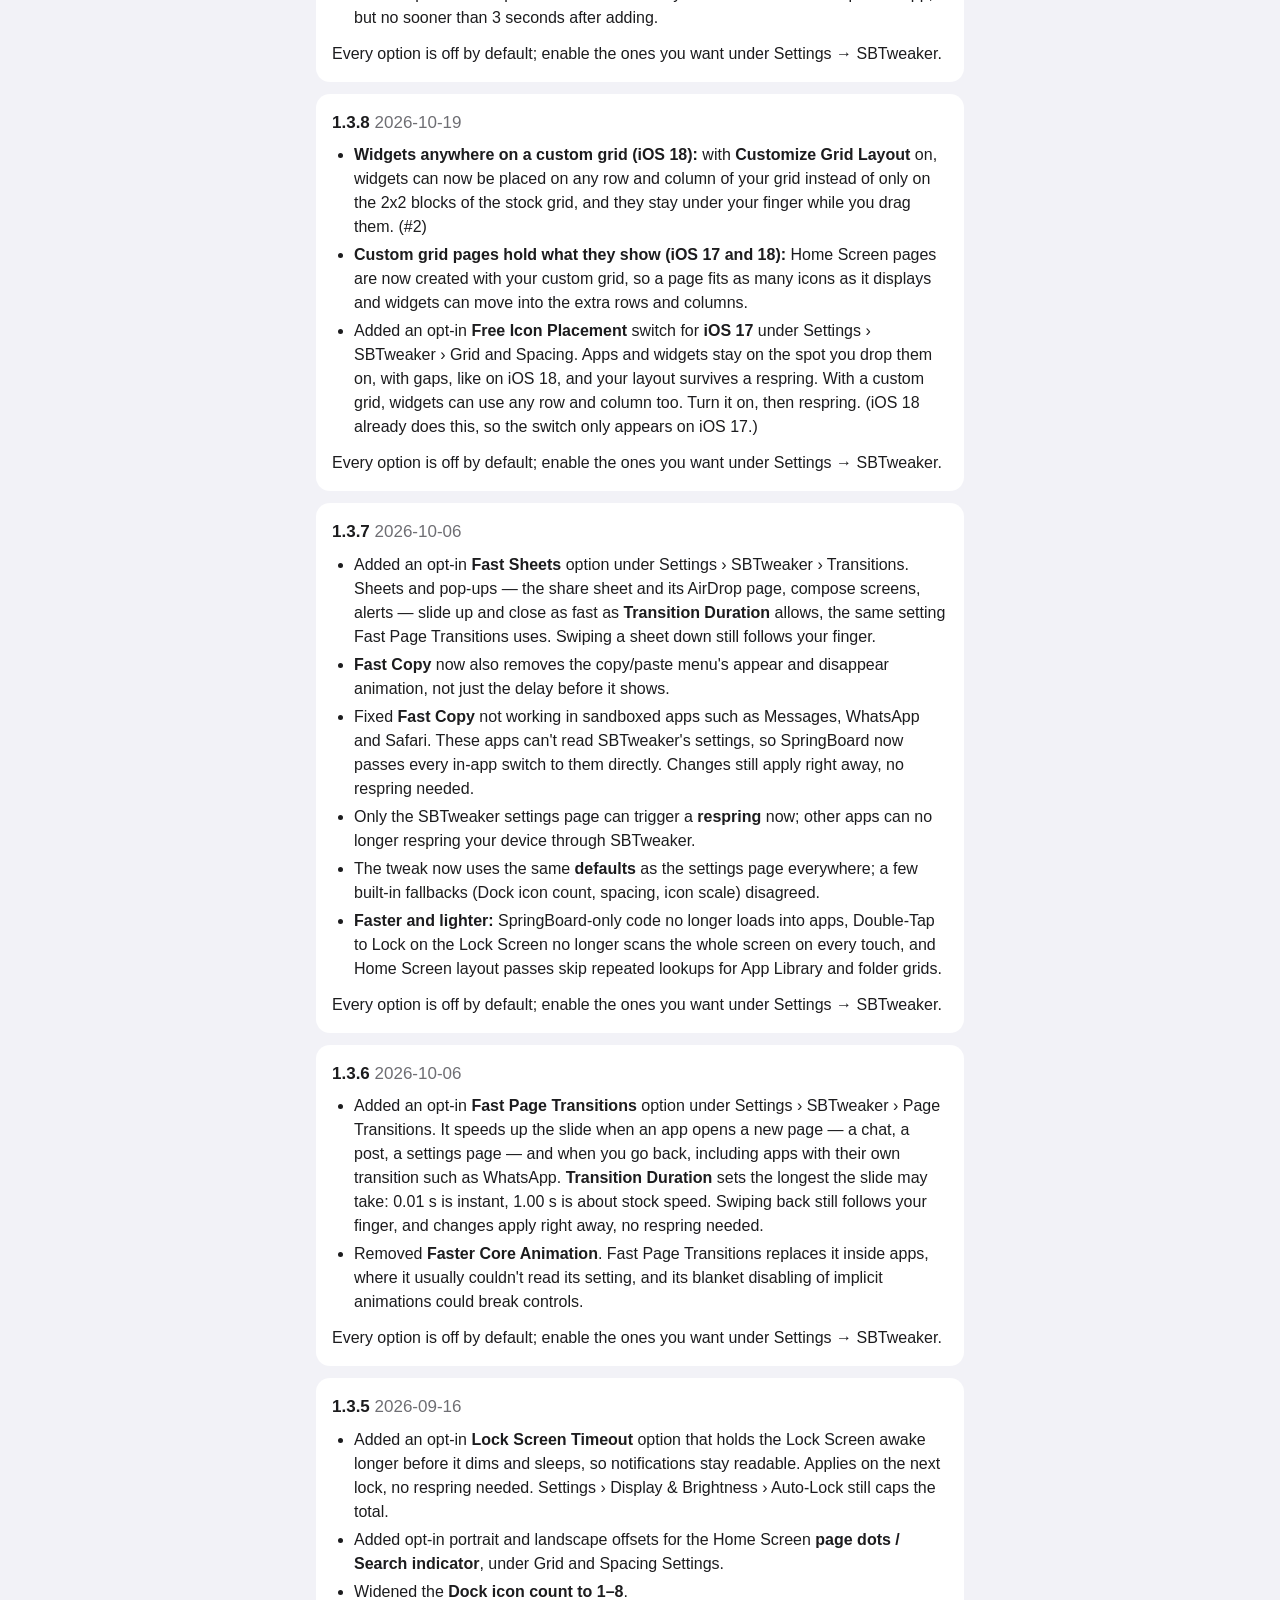
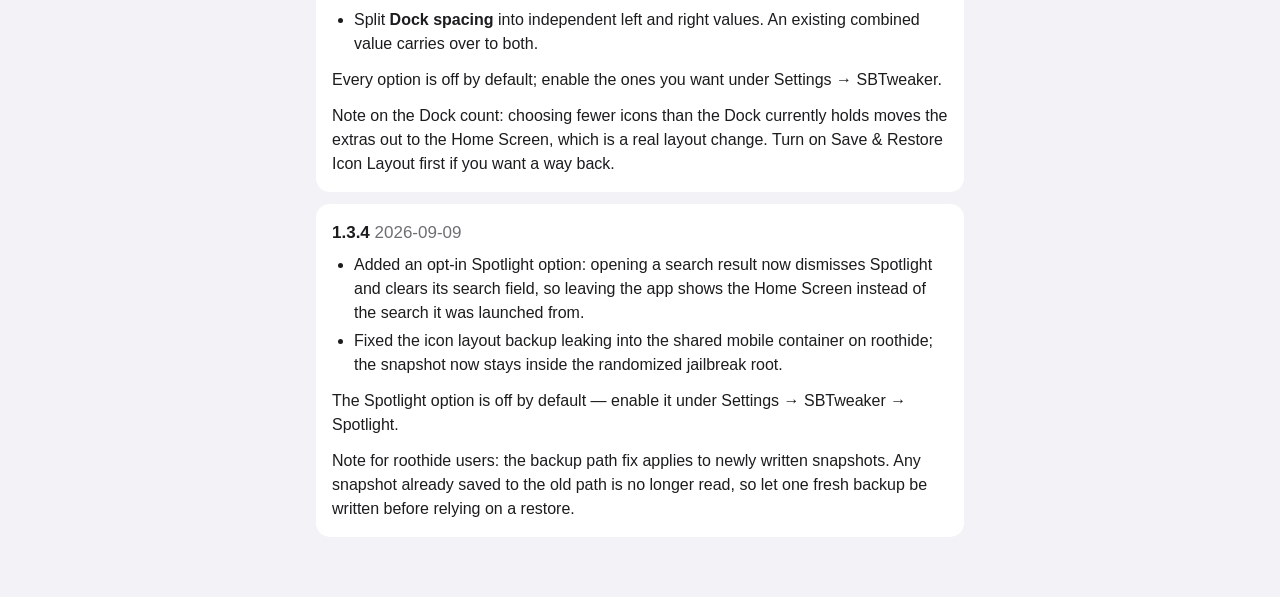
<file: depictions/cz.kolbi.sbtweaker.html>
<!doctype html>
<html lang="en">
<head>
<meta charset="utf-8">
<meta name="viewport" content="width=device-width, initial-scale=1">
<title>SBTweaker</title>
<link rel="stylesheet" href="../assets/style.css">
<link rel="icon" href="../CydiaIcon.png">
</head>
<body style="--tint: #3478F6">
<main>
<header class="pkg">
<img class="icon" src="../icons/cz.kolbi.sbtweaker.png" alt="">
<div><h1>SBTweaker</h1><p class="muted">Home Screen, Dock and animation tweaks in one package</p></div>
</header>
<section class="card prose"><p>SpringBoard customizations in one package. Every option is off by default; turn on the ones you want under Settings → SBTweaker.</p>
<ul>
<li><strong>Home Screen and Dock:</strong> custom grid for portrait and landscape, Dock icon count, spacing, icon scale, and Free Icon Placement on iOS 17</li>
<li><strong>Hide App Library</strong>, page indicator offsets, and Spotlight dismissal after opening a result</li>
<li><strong>Double Tap to Lock</strong> on the Home Screen and the Lock Screen</li>
<li><strong>Lock Screen Timeout:</strong> keep the Lock Screen awake longer before it dims</li>
<li><strong>Icon Layout Backup:</strong> restores your Home Screen, folders and Dock after rejailbreaking</li>
<li><strong>Animations:</strong> Drag Coefficient, disable the wake animation, the screen off fade and the unlock icon fly-in</li>
<li><strong>Inside apps:</strong> Fast Page Transitions, Fast Sheets and Fast Copy</li>
</ul>
<p>Changes apply without a respring wherever SpringBoard allows it.</p></section>
<h2>Information</h2>
<section class="card table"><div class="row"><span>Version</span><span>1.5.1</span></div>
<div class="row"><span>Released</span><span>2026-11-20</span></div>
<div class="row"><span>Compatibility</span><span>iOS and iPadOS 15+</span></div>
<div class="row"><span>Jailbreaks</span><span>Rootless, Roothide</span></div>
<div class="row"><span>Developer</span><span>Christoph Kolbicz</span></div></section>
<section class="card links">
<a href="https://github.com/kolbicz/SBTweaker">Source Code</a>
<a href="https://github.com/kolbicz/SBTweaker/issues">Report a Problem</a>
<a href="https://x.com/_kolbicz">Follow @_kolbicz on X</a>
</section>
<h2>Changelog</h2><section class="release"><h3>1.5.1 <span class="muted">2026-11-20</span></h3><ul>
<li><strong>More room for Home Screen spacing:</strong> Extra Top and Extra Bottom now go down to -200 and Extra Left and Extra Right to -160 (previously -20), in portrait and landscape. That makes room to move the icons much lower on the screen, for example. Icons never go past the screen edge: spacing stops once it reaches the edge.</li>
</ul>
<p>Every option is off by default; enable the ones you want under Settings → SBTweaker.</p></section>
<section class="release"><h3>1.5.0 <span class="muted">2026-11-17</span></h3><ul>
<li><strong>Excluded Apps:</strong> a new list under Settings → SBTweaker → Inside Apps. SBTweaker does nothing inside the apps you switch on there: Fast Copy, Fast Page Transitions and Fast Sheets stay off in them. Switching an app on applies right away; after switching one off, reopen that app.</li>
<li><strong>Manual icon layout backup:</strong> Back Up Layout Now saves your Home Screen, folders and Dock, and Restore Backup brings that layout back at any time. It is kept separately from the automatic backup and works whether or not that is switched on.</li>
<li><strong>Double Tap to Lock:</strong> switching it on now takes effect immediately, like switching it off.</li>
<li><strong>Icon Layout Backup:</strong> switching the backup off and on again no longer restores the layout from before you switched it off. Layout changes made right after a respring are no longer lost when there was nothing to restore.</li>
<li><strong>Fast Page Transitions and Fast Sheets:</strong> when a sheet opens during a page transition, both are now fast; one of them used to play at stock speed.</li>
<li><strong>Dock count:</strong> the custom count is no longer applied to other single-row layouts once the Dock has been found.</li>
<li><strong>Reset to Defaults</strong> asks for confirmation first.</li>
<li>Smaller performance improvements: settings are no longer re-read every ten seconds, Fast Copy does less work for each animation inside apps, and less is written to the system log.</li>
</ul>
<p>Every option is off by default; enable the ones you want under Settings → SBTweaker.</p></section>
<section class="release"><h3>1.4.0 <span class="muted">2026-11-14</span></h3><ul>
<li><strong>Switching features off works right away:</strong> turning off Dock count, Dock or Home Screen spacing, Icon Scale, or the master switch for these no longer needs a respring. The Home Screen grid on iOS 17 and later still does, because SpringBoard builds its pages with the grid at launch.</li>
<li><strong>Spacing starts from your device's own margins:</strong> with every extra at 0 the Home Screen and Dock look exactly stock on every iPhone and iPad. If you had adjusted spacing before, check your values after updating, since icons may sit slightly differently.</li>
<li><strong>Separate Fast Sheets duration:</strong> Fast Sheets now has its own duration, separate from Fast Page Transitions. Your current duration is carried over to both.</li>
<li><strong>Faster default-length animations:</strong> Fast Page Transitions and Fast Sheets now also speed up animations that used the system's default length.</li>
<li><strong>Drag Coefficient:</strong> setting it back to 1.0, or switching it off, restores stock animation speed right away.</li>
<li><strong>Double Tap to Lock:</strong> switching it off takes effect immediately.</li>
<li><strong>Disable Wake Animation is reliable:</strong> the screen no longer sometimes fades in anyway.</li>
<li><strong>Icon Layout Backup:</strong> no longer restores an outdated layout if the backup could not be updated, skips restoring when nothing changed, and no longer slows down SpringBoard while saving.</li>
<li><strong>Settings:</strong> number fields accept a decimal comma (1,5) and no longer save the minimum when left empty. The settings page now shows the version, with links to <a href="https://x.com/_kolbicz">@_kolbicz</a> on X and the source code on GitHub.</li>
<li>Smaller performance improvements for Home Screen layout, animations inside apps and the page indicator.</li>
</ul>
<p>Every option is off by default; enable the ones you want under Settings → SBTweaker.</p></section>
<section class="release"><h3>1.3.10 <span class="muted">2026-10-23</span></h3><ul>
<li><strong>Apps no longer crash with Fast Page Transitions, Fast Sheets or Fast Copy:</strong> some apps, such as Signal, WhatsApp, the App Store and PingID, could close while a screen opened or closed. SBTweaker changed the timing of an animation the app had marked as read-only; it now speeds up a copy instead.</li>
</ul>
<p>Every option is off by default; enable the ones you want under Settings → SBTweaker.</p></section>
<section class="release"><h3>1.3.9 <span class="muted">2026-10-20</span></h3><ul>
<li><strong>Sharper, correctly sized icons with Icon Scale:</strong> scaling now starts from your device's real icon size instead of assuming a 60 pt icon at 2x. On 3x iPhones such as the Pro Max models, icons are no longer smaller than the setting says, and they're drawn at full resolution. On iPad, pages with widgets keep their own icon size.</li>
<li><strong>Free Icon Placement on iPad (iPadOS 17):</strong> apps now stay on the spot you drop them on, like widgets already did. Rotation keeps working as before.</li>
<li><strong>Adding widgets with a low Drag Coefficient:</strong> icons no longer vanish for a few seconds after you add a widget. While a widget is being added, animations run at normal speed. Your speed comes back once you leave edit mode or open an app, but no sooner than 3 seconds after adding.</li>
</ul>
<p>Every option is off by default; enable the ones you want under Settings → SBTweaker.</p></section>
<section class="release"><h3>1.3.8 <span class="muted">2026-10-19</span></h3><ul>
<li><strong>Widgets anywhere on a custom grid (iOS 18):</strong> with <strong>Customize Grid Layout</strong> on, widgets can now be placed on any row and column of your grid instead of only on the 2x2 blocks of the stock grid, and they stay under your finger while you drag them. (#2)</li>
<li><strong>Custom grid pages hold what they show (iOS 17 and 18):</strong> Home Screen pages are now created with your custom grid, so a page fits as many icons as it displays and widgets can move into the extra rows and columns.</li>
<li>Added an opt-in <strong>Free Icon Placement</strong> switch for <strong>iOS 17</strong> under Settings › SBTweaker › Grid and Spacing. Apps and widgets stay on the spot you drop them on, with gaps, like on iOS 18, and your layout survives a respring. With a custom grid, widgets can use any row and column too. Turn it on, then respring. (iOS 18 already does this, so the switch only appears on iOS 17.)</li>
</ul>
<p>Every option is off by default; enable the ones you want under Settings → SBTweaker.</p></section>
<section class="release"><h3>1.3.7 <span class="muted">2026-10-06</span></h3><ul>
<li>Added an opt-in <strong>Fast Sheets</strong> option under Settings › SBTweaker › Transitions. Sheets and pop-ups — the share sheet and its AirDrop page, compose screens, alerts — slide up and close as fast as <strong>Transition Duration</strong> allows, the same setting Fast Page Transitions uses. Swiping a sheet down still follows your finger.</li>
<li><strong>Fast Copy</strong> now also removes the copy/paste menu's appear and disappear animation, not just the delay before it shows.</li>
<li>Fixed <strong>Fast Copy</strong> not working in sandboxed apps such as Messages, WhatsApp and Safari. These apps can't read SBTweaker's settings, so SpringBoard now passes every in-app switch to them directly. Changes still apply right away, no respring needed.</li>
<li>Only the SBTweaker settings page can trigger a <strong>respring</strong> now; other apps can no longer respring your device through SBTweaker.</li>
<li>The tweak now uses the same <strong>defaults</strong> as the settings page everywhere; a few built-in fallbacks (Dock icon count, spacing, icon scale) disagreed.</li>
<li><strong>Faster and lighter:</strong> SpringBoard-only code no longer loads into apps, Double-Tap to Lock on the Lock Screen no longer scans the whole screen on every touch, and Home Screen layout passes skip repeated lookups for App Library and folder grids.</li>
</ul>
<p>Every option is off by default; enable the ones you want under Settings → SBTweaker.</p></section>
<section class="release"><h3>1.3.6 <span class="muted">2026-10-06</span></h3><ul>
<li>Added an opt-in <strong>Fast Page Transitions</strong> option under Settings › SBTweaker › Page Transitions. It speeds up the slide when an app opens a new page — a chat, a post, a settings page — and when you go back, including apps with their own transition such as WhatsApp. <strong>Transition Duration</strong> sets the longest the slide may take: 0.01 s is instant, 1.00 s is about stock speed. Swiping back still follows your finger, and changes apply right away, no respring needed.</li>
<li>Removed <strong>Faster Core Animation</strong>. Fast Page Transitions replaces it inside apps, where it usually couldn't read its setting, and its blanket disabling of implicit animations could break controls.</li>
</ul>
<p>Every option is off by default; enable the ones you want under Settings → SBTweaker.</p></section>
<section class="release"><h3>1.3.5 <span class="muted">2026-09-16</span></h3><ul>
<li>Added an opt-in <strong>Lock Screen Timeout</strong> option that holds the Lock Screen awake longer before it dims and sleeps, so notifications stay readable. Applies on the next lock, no respring needed. Settings › Display &amp; Brightness › Auto-Lock still caps the total.</li>
<li>Added opt-in portrait and landscape offsets for the Home Screen <strong>page dots / Search indicator</strong>, under Grid and Spacing Settings.</li>
<li>Widened the <strong>Dock icon count to 1–8</strong>.</li>
<li>Split <strong>Dock spacing</strong> into independent left and right values. An existing combined value carries over to both.</li>
</ul>
<p>Every option is off by default; enable the ones you want under Settings → SBTweaker.</p>
<p>Note on the Dock count: choosing fewer icons than the Dock currently holds moves the extras out to the Home Screen, which is a real layout change. Turn on Save &amp; Restore Icon Layout first if you want a way back.</p></section>
<section class="release"><h3>1.3.4 <span class="muted">2026-09-09</span></h3><ul>
<li>Added an opt-in Spotlight option: opening a search result now dismisses Spotlight and clears its search field, so leaving the app shows the Home Screen instead of the search it was launched from.</li>
<li>Fixed the icon layout backup leaking into the shared mobile container on roothide; the snapshot now stays inside the randomized jailbreak root.</li>
</ul>
<p>The Spotlight option is off by default — enable it under Settings → SBTweaker → Spotlight.</p>
<p>Note for roothide users: the backup path fix applies to newly written snapshots. Any snapshot already saved to the old path is no longer read, so let one fresh backup be written before relying on a restore.</p></section>
</main>
</body>
</html>
</file>
<file: assets/style.css>
:root {
  --bg: #f2f2f7;
  --card: #ffffff;
  --text: #1c1c1e;
  --muted: #6e6e73;
  --line: #e5e5ea;
  --tint: #3478f6;
  color-scheme: light dark;
}

@media (prefers-color-scheme: dark) {
  :root {
    --bg: #000000;
    --card: #1c1c1e;
    --text: #f2f2f7;
    --muted: #98989f;
    --line: #2c2c2e;
  }
}

* { box-sizing: border-box; }

body {
  margin: 0;
  background: var(--bg);
  color: var(--text);
  font: 16px/1.5 -apple-system, BlinkMacSystemFont, "Segoe UI", Helvetica, Arial, sans-serif;
  -webkit-text-size-adjust: 100%;
}

main {
  max-width: 680px;
  margin: 0 auto;
  padding: 24px 16px 48px;
}

a { color: var(--tint); text-decoration: none; }
a:hover { text-decoration: underline; }

h1 { font-size: 28px; line-height: 1.2; margin: 0; }
h2 { font-size: 20px; margin: 32px 4px 12px; }
h3 { font-size: 17px; margin: 0; }
h4, h5, h6 { font-size: 16px; margin: 16px 0 4px; }
p { margin: 0 0 12px; }

.muted { color: var(--muted); font-weight: normal; }

code {
  font: 14px ui-monospace, SFMono-Regular, Menlo, monospace;
  background: var(--bg);
  padding: 1px 5px;
  border-radius: 5px;
  overflow-wrap: anywhere;
}
pre { overflow-x: auto; background: var(--bg); padding: 12px; border-radius: 10px; }
pre code { padding: 0; background: none; }

.icon {
  width: 72px;
  height: 72px;
  border-radius: 22%;
  flex: none;
  object-fit: cover;
}
.icon.small { width: 52px; height: 52px; }
.icon.placeholder { background: var(--tint); opacity: 0.85; }

header.repo, header.pkg {
  display: flex;
  align-items: center;
  gap: 16px;
  margin: 8px 4px 24px;
}
header p { margin: 4px 0 0; }

.card {
  background: var(--card);
  border-radius: 14px;
  padding: 16px;
  margin-bottom: 12px;
}

.prose ul, .prose ol, .release ul, .release ol { padding-left: 22px; margin: 0 0 12px; }
.prose li, .release li { margin-bottom: 4px; }
.prose > :last-child { margin-bottom: 0; }

.table { padding: 0 16px; }
.row {
  display: flex;
  justify-content: space-between;
  gap: 16px;
  padding: 12px 0;
  border-bottom: 1px solid var(--line);
}
.row:last-child { border-bottom: none; }
.row span:first-child { color: var(--muted); }
.row span:last-child { text-align: right; }

.links { display: flex; flex-direction: column; padding: 0 16px; }
.links a { padding: 12px 0; border-bottom: 1px solid var(--line); }
.links a:last-child { border-bottom: none; }

.release { background: var(--card); border-radius: 14px; padding: 16px; margin-bottom: 12px; }
.release h3 { margin-bottom: 8px; }
.release > :last-child { margin-bottom: 0; }

.add p { margin-bottom: 8px; }
.url { display: flex; gap: 8px; align-items: center; }
.url code { flex: 1; padding: 8px 10px; font-size: 15px; }

button, .button {
  font: inherit;
  font-weight: 600;
  border: none;
  border-radius: 10px;
  padding: 8px 14px;
  background: var(--tint);
  color: #fff;
  cursor: pointer;
  text-align: center;
}
.button:hover { text-decoration: none; opacity: 0.9; }
.buttons { display: flex; gap: 8px; margin-top: 12px; flex-wrap: wrap; }
.buttons .button { flex: 1; min-width: 140px; }

.package { display: flex; align-items: center; gap: 14px; color: inherit; }
.package:hover { text-decoration: none; background: var(--line); }
.package p { margin: 2px 0 0; font-size: 15px; }

footer { text-align: center; margin-top: 32px; font-size: 14px; }
</file>
